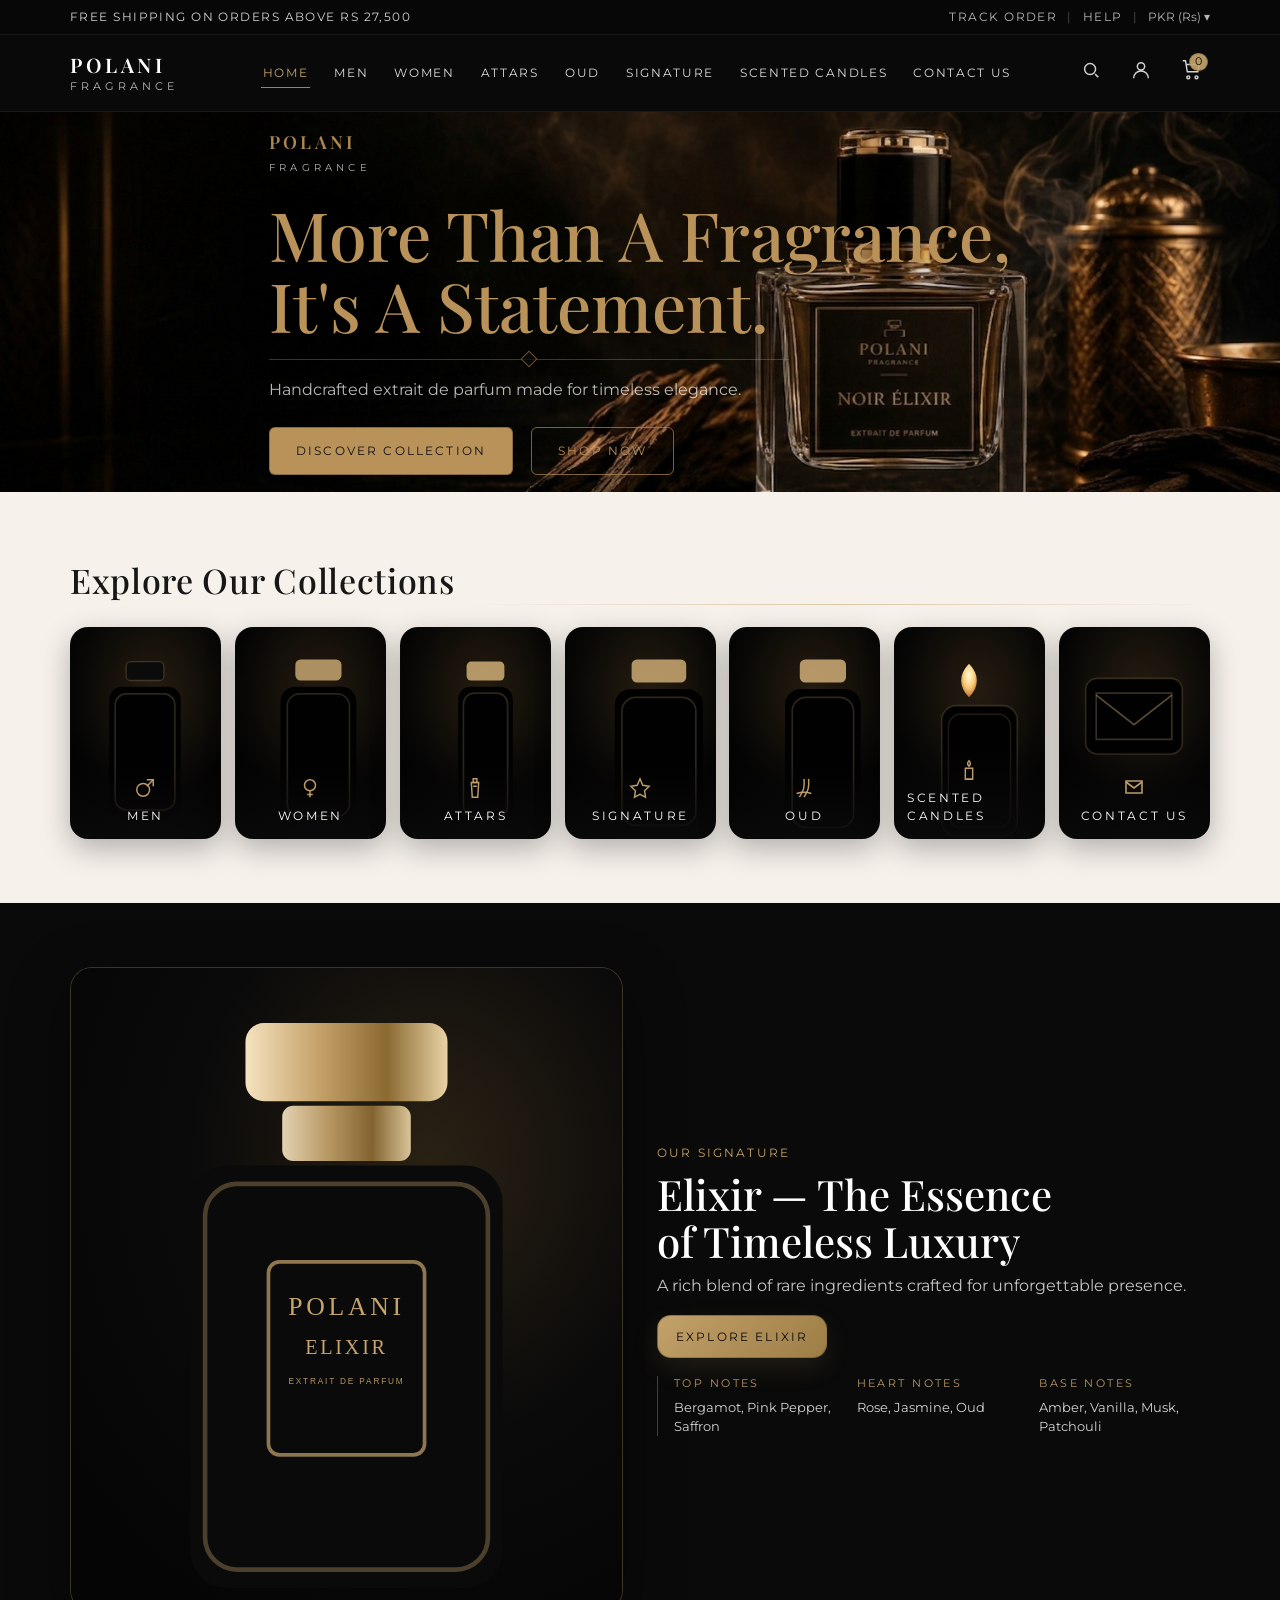
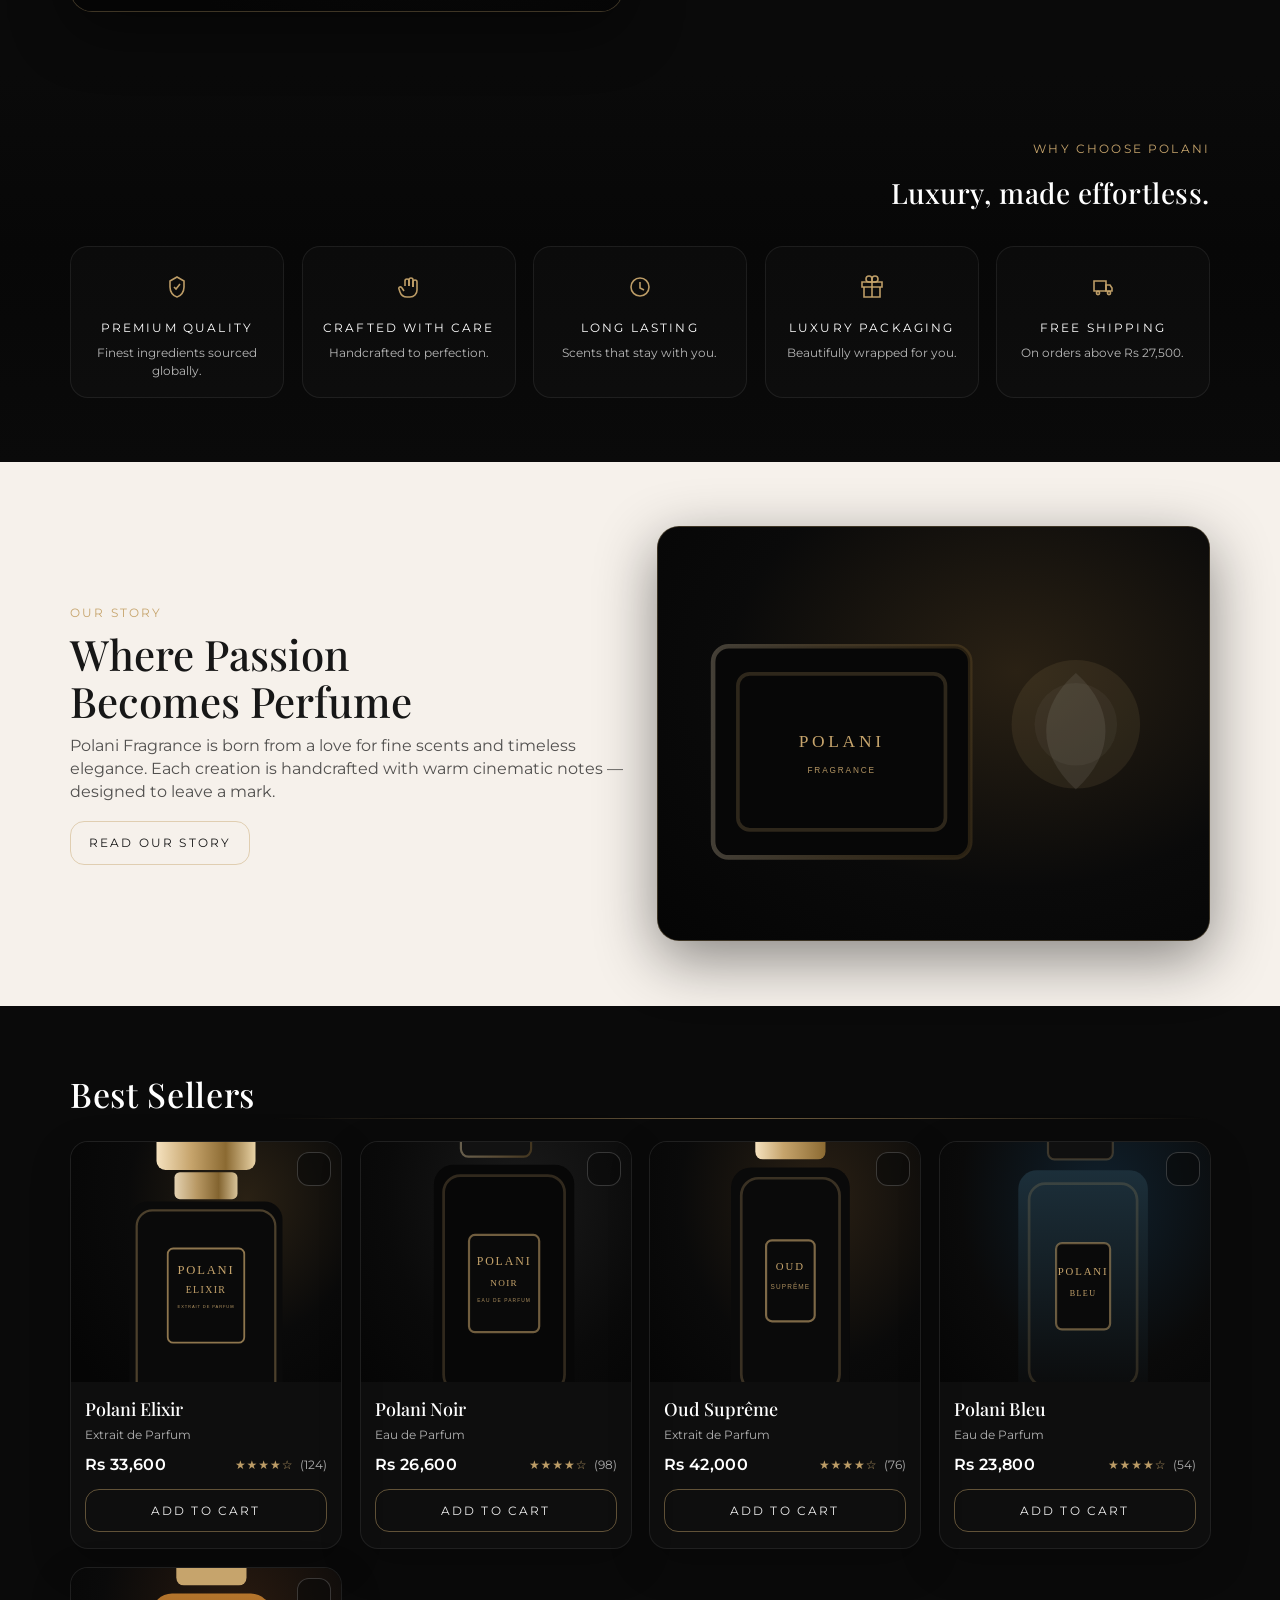
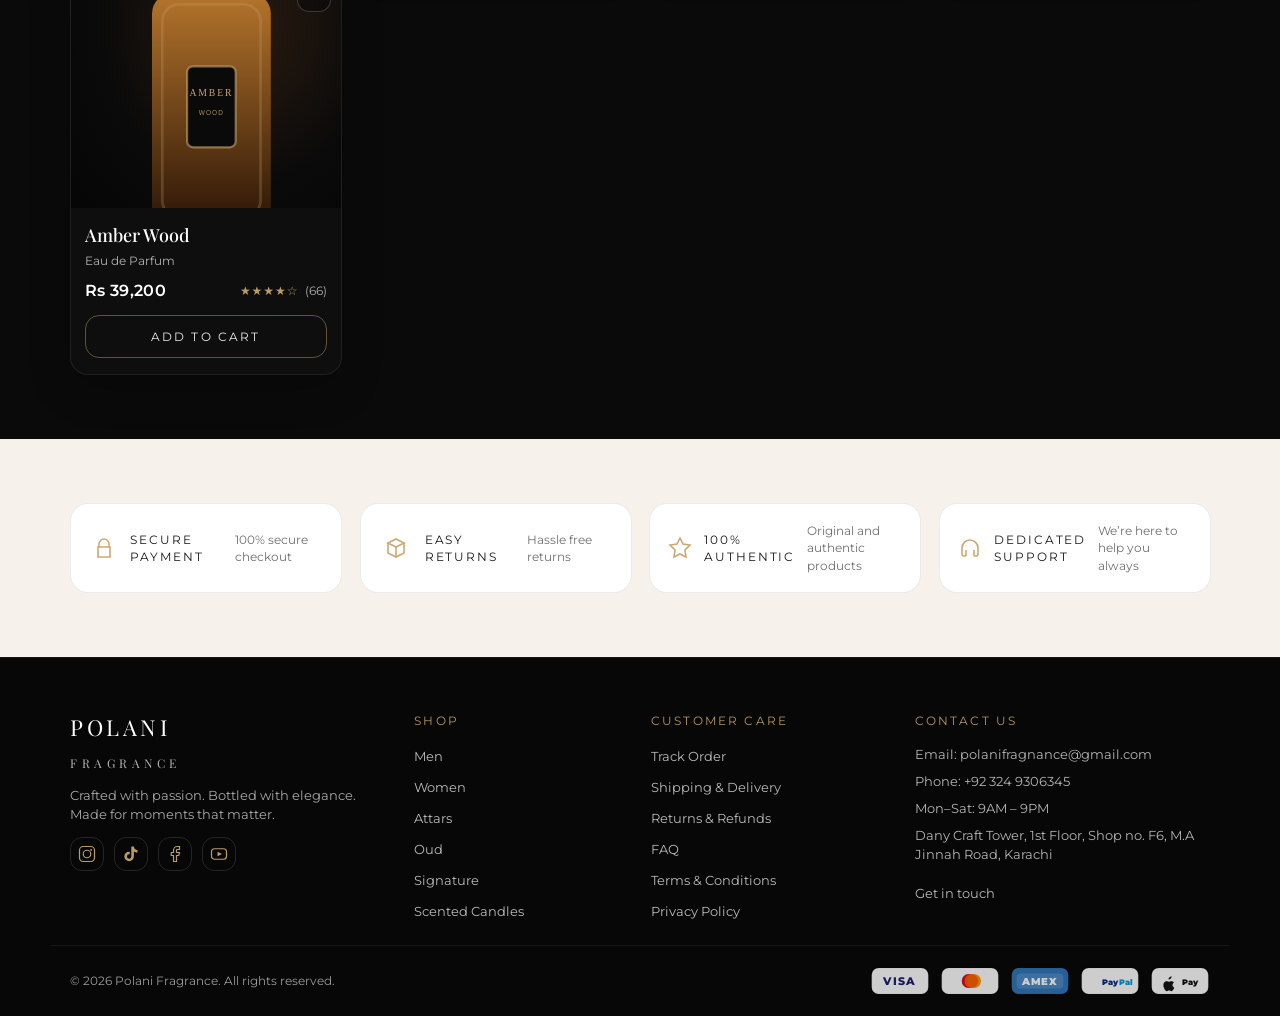
<file: index.html>
<!doctype html>
<html lang="en">
  <head>
    <meta charset="UTF-8" />
    <meta name="viewport" content="width=device-width, initial-scale=1.0" />
    <title>Polani Fragrance — Luxury Fragrance Boutique</title>
    <meta
      name="description"
      content="More than a fragrance — it’s a statement. Handcrafted extrait de parfum made for timeless elegance."
    />
    <link rel="preconnect" href="https://fonts.googleapis.com" />
    <link rel="preconnect" href="https://fonts.gstatic.com" crossorigin />
    <link
      href="https://fonts.googleapis.com/css2?family=Playfair+Display:wght@400;500;600&family=Montserrat:wght@300;400;500;600&display=swap"
      rel="stylesheet"
    />
    <link rel="stylesheet" href="css/styles.css" />
    <script defer src="js/data.js"></script>
    <script defer src="js/app.js"></script>
  </head>
  <body>
    <a class="skip-link" href="#main">Skip to content</a>

    <div class="topbar">
      <div class="container topbar__inner">
        <div class="topbar__left">FREE SHIPPING ON ORDERS ABOVE RS 27,500</div>
        <div class="topbar__right">
          <a class="topbar__link" href="men.html">Track Order</a>
          <span class="topbar__sep">|</span>
          <a class="topbar__link" href="contact.html">Help</a>
          <span class="topbar__sep">|</span>
          <button class="topbar__btn" type="button" data-currency>
            PKR (Rs) <span aria-hidden="true">▾</span>
          </button>
        </div>
      </div>
    </div>


    <!-- header -->

    <header class="header" data-header>
      <div class="container header__inner">
        <a class="brand" href="index.html" aria-label="Polani Fragrance Home">
          <span class="brand__wordmark">POLANI</span>
          <span class="brand__sub">FRAGRANCE</span>
        </a>

        <button class="nav-toggle" type="button" aria-label="Open menu" data-nav-toggle>
          <span class="nav-toggle__bar"></span>
          <span class="nav-toggle__bar"></span>
          <span class="nav-toggle__bar"></span>
        </button>

        <nav class="nav" aria-label="Primary" data-nav>
          <a class="nav__link is-active" href="index.html">Home</a>
          <a class="nav__link" href="men.html">Men</a>
          <a class="nav__link" href="men.html#women">Women</a>
          <a class="nav__link" href="men.html#attars">Attars</a>
          <a class="nav__link" href="men.html#oud">Oud</a>
          <a class="nav__link" href="index.html#signature">Signature</a>
          <a class="nav__link" href="men.html#candles">Scented Candles</a>
          <a class="nav__link" href="contact.html">Contact Us</a>
        </nav>

        <div class="header-actions">
          <button class="icon-btn" type="button" aria-label="Search" data-search-open>
            <span class="icon" aria-hidden="true" data-icon="search"></span>
          </button>
          <button class="icon-btn" type="button" aria-label="Account">
            <span class="icon" aria-hidden="true" data-icon="user"></span>
          </button>
          <a class="icon-btn" href="cart.html" aria-label="Cart">
            <span class="icon" aria-hidden="true" data-icon="cart"></span>
            <span class="badge" data-cart-count>0</span>
          </a>
        </div>
      </div>
    </header>

    <!-- main -->
    <main id="main">
      <section class="hero hero--noir" aria-label="Featured banner">
        <div class="hero__bg" aria-hidden="true"></div>
        <div class="container hero__inner">
          <div class="hero__content">
            <div class="hero__mark" aria-hidden="true">
              <div class="hero__mark-word">POLANI</div>
              <div class="hero__mark-sub">FRAGRANCE</div>
            </div>

            <h1 class="hero__title">More Than A Fragrance,<br />It's A Statement.</h1>
            <div class="hero__divider" aria-hidden="true"></div>
            <p class="hero__subtitle">Handcrafted extrait de parfum made for timeless elegance.</p>

            <div class="hero__actions">
              <a class="btn btn--primary" href="men.html">Discover Collection</a>
              <a class="btn btn--ghost" href="men.html#bestsellers">Shop Now</a>
            </div>
          </div>
        </div>
      </section>
      

      <section class="section section--ivory" id="collections">
        <div class="container">
          <div class="section-head">
            <h2 class="section-title">Explore Our Collections</h2>
            <div class="section-rule" aria-hidden="true"></div>
          </div>

          <div class="category-grid">
            <a class="category-card" href="men.html">
              <img src="assets/cat-men.svg" alt="" />
              <div class="category-card__meta">
                <span class="category-card__icon" aria-hidden="true" data-icon="men"></span>
                <div class="category-card__label">MEN</div>
              </div>
            </a>
            <a class="category-card" href="men.html#women">
              <img src="assets/cat-women.svg" alt="" />
              <div class="category-card__meta">
                <span class="category-card__icon" aria-hidden="true" data-icon="women"></span>
                <div class="category-card__label">WOMEN</div>
              </div>
            </a>
            <a class="category-card" href="men.html#attars">
              <img src="assets/cat-attars.svg" alt="" />
              <div class="category-card__meta">
                <span class="category-card__icon" aria-hidden="true" data-icon="attar"></span>
                <div class="category-card__label">ATTARS</div>
              </div>
            </a>
            <a class="category-card" href="#signature">
              <img src="assets/cat-signature.svg" alt="" />
              <div class="category-card__meta">
                <span class="category-card__icon" aria-hidden="true" data-icon="star"></span>
                <div class="category-card__label">SIGNATURE</div>
              </div>
            </a>
            <a class="category-card" href="men.html#oud">
              <img src="assets/cat-oud.svg" alt="" />
              <div class="category-card__meta">
                <span class="category-card__icon" aria-hidden="true" data-icon="oud"></span>
                <div class="category-card__label">OUD</div>
              </div>
            </a>
            <a class="category-card" href="men.html#candles">
              <img src="assets/cat-candles.svg" alt="" />
              <div class="category-card__meta">
                <span class="category-card__icon" aria-hidden="true" data-icon="candle"></span>
                <div class="category-card__label">SCENTED CANDLES</div>
              </div>
            </a>
            <a class="category-card" href="contact.html">
              <img src="assets/cat-contact.svg" alt="" />
              <div class="category-card__meta">
                <span class="category-card__icon" aria-hidden="true" data-icon="mail"></span>
                <div class="category-card__label">CONTACT US</div>
              </div>
            </a>
          </div>
        </div>
      </section>

      <section class="section" id="signature">
        <div class="container split">
          <div class="split__media">
            <img class="frame-img" src="assets/product-elixir.svg" alt="Polani Elixir bottle" />
          </div>
          <div class="split__content">
            <div class="eyebrow">OUR SIGNATURE</div>
            <h2 class="split__title">Elixir — The Essence<br />of Timeless Luxury</h2>
            <p class="split__text">
              A rich blend of rare ingredients crafted for unforgettable presence.
            </p>
            <div class="split__actions">
              <a class="btn btn--primary" href="product.html?id=elixir">Explore Elixir</a>
            </div>

            <div class="notes">
              <div class="notes__col">
                <div class="notes__label">TOP NOTES</div>
                <div class="notes__value">Bergamot, Pink Pepper, Saffron</div>
              </div>
              <div class="notes__col">
                <div class="notes__label">HEART NOTES</div>
                <div class="notes__value">Rose, Jasmine, Oud</div>
              </div>
              <div class="notes__col">
                <div class="notes__label">BASE NOTES</div>
                <div class="notes__value">Amber, Vanilla, Musk, Patchouli</div>
              </div>
            </div>
          </div>
        </div>
      </section>

      <section class="section section--dark">
        <div class="container">
          <div class="section-head section-head--center">
            <div class="eyebrow">WHY CHOOSE POLANI</div>
            <h2 class="section-title section-title--small">Luxury, made effortless.</h2>
          </div>

          <div class="features">
            <div class="feature">
              <div class="feature__icon" aria-hidden="true" data-icon="quality"></div>
              <div class="feature__title">Premium Quality</div>
              <div class="feature__text">Finest ingredients sourced globally.</div>
            </div>
            <div class="feature">
              <div class="feature__icon" aria-hidden="true" data-icon="hand"></div>
              <div class="feature__title">Crafted With Care</div>
              <div class="feature__text">Handcrafted to perfection.</div>
            </div>
            <div class="feature">
              <div class="feature__icon" aria-hidden="true" data-icon="clock"></div>
              <div class="feature__title">Long Lasting</div>
              <div class="feature__text">Scents that stay with you.</div>
            </div>
            <div class="feature">
              <div class="feature__icon" aria-hidden="true" data-icon="gift"></div>
              <div class="feature__title">Luxury Packaging</div>
              <div class="feature__text">Beautifully wrapped for you.</div>
            </div>
            <div class="feature">
              <div class="feature__icon" aria-hidden="true" data-icon="truck"></div>
              <div class="feature__title">Free Shipping</div>
              <div class="feature__text">On orders above Rs 27,500.</div>
            </div>
          </div>
        </div>
      </section>

      <section class="section section--ivory">
        <div class="container split split--reverse" id="story">
          <div class="split__media">
            <img class="frame-img" src="assets/story-packaging.svg" alt="Luxury packaging" />
          </div>
          <div class="split__content">
            <div class="eyebrow">OUR STORY</div>
            <h2 class="split__title">Where Passion<br />Becomes Perfume</h2>
            <p class="split__text">
              Polani Fragrance is born from a love for fine scents and timeless elegance.
              Each creation is handcrafted with warm cinematic notes — designed to leave a mark.
            </p>
            <div class="split__actions">
              <a class="btn btn--ghost btn--dark" href="about.html">Read Our Story</a>
            </div>
          </div>
        </div>
      </section>

      <section class="section" id="bestsellers">
        <div class="container">
          <div class="section-head">
            <h2 class="section-title">Best Sellers</h2>
            <div class="section-rule" aria-hidden="true"></div>
          </div>

          <div class="product-grid" data-product-grid="bestsellers"></div>
        </div>
      </section>

      <section class="trust section section--ivory">
        <div class="container trust__grid">
          <div class="trust__item">
            <span class="trust__icon" aria-hidden="true" data-icon="lock"></span>
            <div class="trust__title">Secure Payment</div>
            <div class="trust__text">100% secure checkout</div>
          </div>
          <div class="trust__item">
            <span class="trust__icon" aria-hidden="true" data-icon="box"></span>
            <div class="trust__title">Easy Returns</div>
            <div class="trust__text">Hassle free returns</div>
          </div>
          <div class="trust__item">
            <span class="trust__icon" aria-hidden="true" data-icon="badge"></span>
            <div class="trust__title">100% Authentic</div>
            <div class="trust__text">Original and authentic products</div>
          </div>
          <div class="trust__item">
            <span class="trust__icon" aria-hidden="true" data-icon="headset"></span>
            <div class="trust__title">Dedicated Support</div>
            <div class="trust__text">We’re here to help you always</div>
          </div>
        </div>
      </section>
    </main>

    <footer class="footer">
      <div class="container footer__grid">
        <div class="footer__brand">
          <div class="footer__logo">POLANI<br /><span>FRAGRANCE</span></div>
          <p class="footer__desc">Crafted with passion. Bottled with elegance. Made for moments that matter.</p>
          <div class="social">
            <a class="social__link" href="#" aria-label="Instagram" data-icon="ig"></a>
            <a class="social__link" href="#" aria-label="TikTok" data-icon="tt"></a>
            <a class="social__link" href="#" aria-label="Facebook" data-icon="fb"></a>
            <a class="social__link" href="#" aria-label="YouTube" data-icon="yt"></a>
          </div>
        </div>

        <div class="footer__col">
          <div class="footer__title">Shop</div>
          <a class="footer__link" href="men.html">Men</a>
          <a class="footer__link" href="men.html#women">Women</a>
          <a class="footer__link" href="men.html#attars">Attars</a>
          <a class="footer__link" href="men.html#oud">Oud</a>
          <a class="footer__link" href="index.html#signature">Signature</a>
          <a class="footer__link" href="men.html#candles">Scented Candles</a>
        </div>

        <div class="footer__col">
          <div class="footer__title">Customer Care</div>
          <a class="footer__link" href="#">Track Order</a>
          <a class="footer__link" href="#">Shipping &amp; Delivery</a>
          <a class="footer__link" href="#">Returns &amp; Refunds</a>
          <a class="footer__link" href="#">FAQ</a>
          <a class="footer__link" href="#">Terms &amp; Conditions</a>
          <a class="footer__link" href="#">Privacy Policy</a>
        </div>

        <div class="footer__col">
          <div class="footer__title">Contact Us</div>
          <div class="footer__info">Email: polanifragnance@gmail.com</div>
          <div class="footer__info">Phone: +92 324 9306345</div>
          <div class="footer__info">Mon–Sat: 9AM – 9PM</div>
          <div class="footer__info">Dany Craft Tower, 1st Floor, Shop no. F6, M.A Jinnah Road, Karachi</div>
          <a class="footer__link footer__link--cta" href="contact.html">Get in touch</a>
        </div>
      </div>

      <div class="container footer__bottom">
        <div class="footer__copy">© <span data-year></span> Polani Fragrance. All rights reserved.</div>
        <div class="footer__payments" aria-label="Payments">
          <span class="pay pay--logo" data-icon="visa" aria-hidden="true"></span>
          <span class="pay pay--logo" data-icon="mc" aria-hidden="true"></span>
          <span class="pay pay--logo" data-icon="amex" aria-hidden="true"></span>
          <span class="pay pay--logo" data-icon="paypal" aria-hidden="true"></span>
          <span class="pay pay--logo" data-icon="applepay" aria-hidden="true"></span>
        </div>
      </div>
    </footer>

    <div class="drawer" role="dialog" aria-modal="true" aria-label="Search" hidden data-search>
      <div class="drawer__overlay" data-search-close></div>
      <div class="drawer__panel">
        <div class="drawer__head">
          <div class="drawer__title">Search</div>
          <button class="icon-btn" type="button" aria-label="Close" data-search-close>
            <span class="icon" aria-hidden="true" data-icon="x"></span>
          </button>
        </div>
        <form class="search" data-search-form>
          <label class="sr-only" for="q">Search</label>
          <input id="q" name="q" class="search__input" type="search" placeholder="Search products…" />
          <button class="btn btn--primary" type="submit">Search</button>
        </form>
        <div class="search__hint">Tip: try “Elixir”, “Oud”, “Candle”.</div>
      </div>
    </div>
  </body>
</html>
</file>
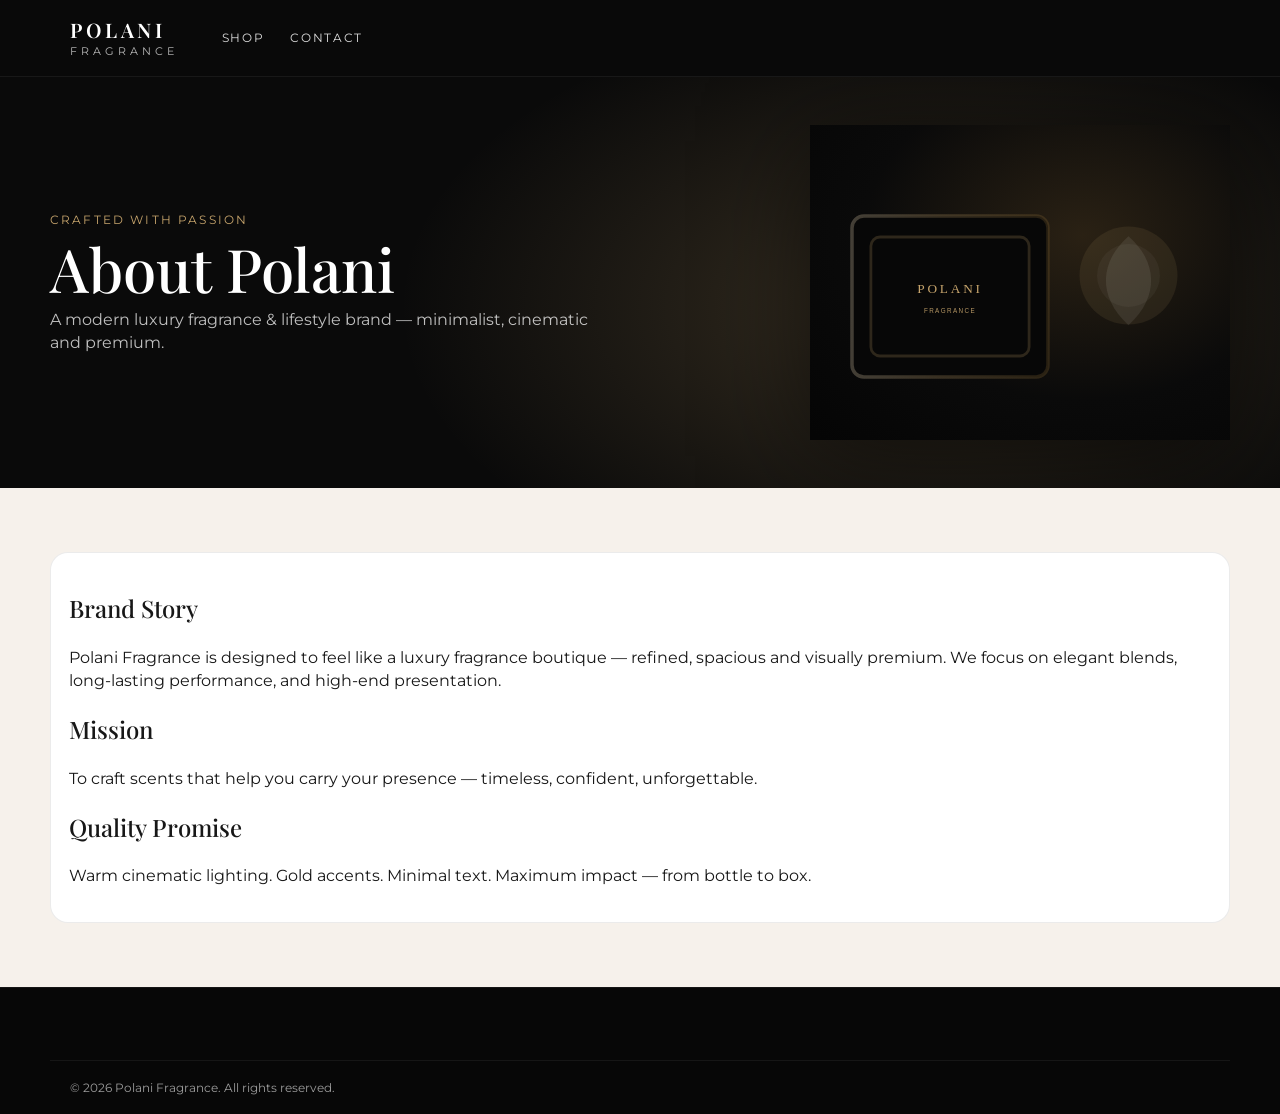
<file: about.html>
<!doctype html>
<html lang="en">
  <head>
    <meta charset="UTF-8" />
    <meta name="viewport" content="width=device-width, initial-scale=1.0" />
    <title>About Us — Polani Fragrance</title>
    <link rel="preconnect" href="https://fonts.googleapis.com" />
    <link rel="preconnect" href="https://fonts.gstatic.com" crossorigin />
    <link
      href="https://fonts.googleapis.com/css2?family=Playfair+Display:wght@400;500;600&family=Montserrat:wght@300;400;500;600&display=swap"
      rel="stylesheet"
    />
    <link rel="stylesheet" href="css/styles.css" />
    <script defer src="js/data.js"></script>
    <script defer src="js/app.js"></script>
  </head>
  <body class="page-about">
    <a class="skip-link" href="#main">Skip to content</a>
    <header class="header header--simple" data-header>
      <div class="container header__inner">
        <a class="brand" href="index.html" aria-label="Polani Fragrance Home">
          <span class="brand__wordmark">POLANI</span>
          <span class="brand__sub">FRAGRANCE</span>
        </a>
        <nav class="nav nav--simple" aria-label="Primary">
          <a class="nav__link" href="men.html">Shop</a>
          <a class="nav__link" href="contact.html">Contact</a>
        </nav>
      </div>
    </header>

    <main id="main">
      <section class="collection-hero about-hero">
        <div class="collection-hero__bg" aria-hidden="true"></div>
        <div class="container collection-hero__inner">
          <div class="collection-hero__copy">
            <div class="eyebrow">CRAFTED WITH PASSION</div>
            <h1 class="collection-hero__title">About Polani</h1>
            <p class="collection-hero__text">
              A modern luxury fragrance &amp; lifestyle brand — minimalist, cinematic and premium.
            </p>
          </div>
          <img class="collection-hero__img" src="assets/story-packaging.svg" alt="" aria-hidden="true" />
        </div>
      </section>

      <section class="section section--ivory">
        <div class="container prose">
          <h2>Brand Story</h2>
          <p>
            Polani Fragrance is designed to feel like a luxury fragrance boutique — refined, spacious and visually premium.
            We focus on elegant blends, long-lasting performance, and high-end presentation.
          </p>
          <h2>Mission</h2>
          <p>To craft scents that help you carry your presence — timeless, confident, unforgettable.</p>
          <h2>Quality Promise</h2>
          <p>Warm cinematic lighting. Gold accents. Minimal text. Maximum impact — from bottle to box.</p>
        </div>
      </section>
    </main>

    <footer class="footer">
      <div class="container footer__bottom">
        <div class="footer__copy">© <span data-year></span> Polani Fragrance. All rights reserved.</div>
      </div>
    </footer>
  </body>
</html>
</file>
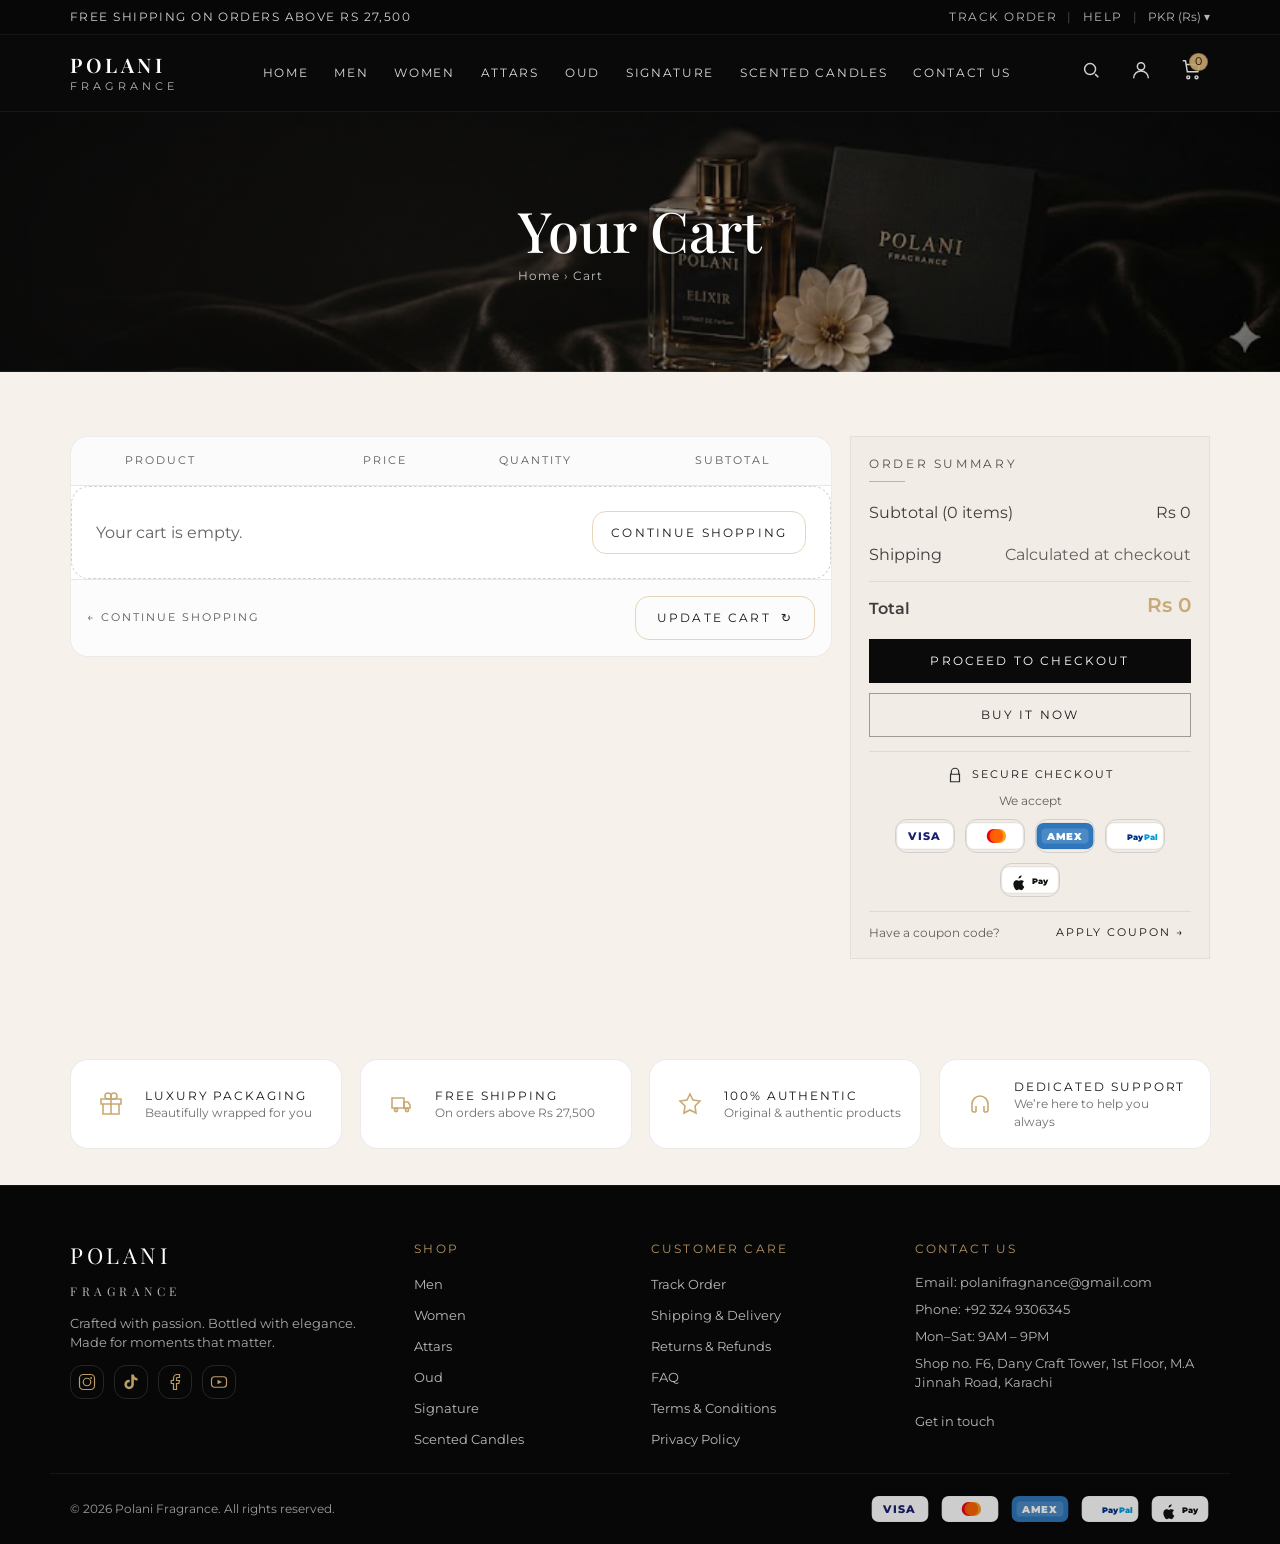
<file: cart.html>
<!doctype html>
<html lang="en">
  <head>
    <meta charset="UTF-8" />
    <meta name="viewport" content="width=device-width, initial-scale=1.0" />
    <title>Cart — Polani Fragrance</title>
    <link rel="preconnect" href="https://fonts.googleapis.com" />
    <link rel="preconnect" href="https://fonts.gstatic.com" crossorigin />
    <link
      href="https://fonts.googleapis.com/css2?family=Playfair+Display:wght@400;500;600&family=Montserrat:wght@300;400;500;600&display=swap"
      rel="stylesheet"
    />
    <link rel="stylesheet" href="css/styles.css" />
    <script defer src="js/data.js"></script>
    <script defer src="js/app.js"></script>
  </head>
  <body class="page-cart">
    <a class="skip-link" href="#main">Skip to content</a>

    <div class="topbar">
      <div class="container topbar__inner">
        <div class="topbar__left">FREE SHIPPING ON ORDERS ABOVE RS 27,500</div>
        <div class="topbar__right">
          <a class="topbar__link" href="men.html">Track Order</a>
          <span class="topbar__sep">|</span>
          <a class="topbar__link" href="contact.html">Help</a>
          <span class="topbar__sep">|</span>
          <button class="topbar__btn" type="button" data-currency>
            PKR (Rs) <span aria-hidden="true">▾</span>
          </button>
        </div>
      </div>
    </div>

    <header class="header" data-header>
      <div class="container header__inner">
        <a class="brand" href="index.html" aria-label="Polani Fragrance Home">
          <span class="brand__wordmark">POLANI</span>
          <span class="brand__sub">FRAGRANCE</span>
        </a>

        <button class="nav-toggle" type="button" aria-label="Open menu" data-nav-toggle>
          <span class="nav-toggle__bar"></span>
          <span class="nav-toggle__bar"></span>
          <span class="nav-toggle__bar"></span>
        </button>

        <nav class="nav" aria-label="Primary" data-nav>
          <a class="nav__link" href="index.html">Home</a>
          <a class="nav__link" href="men.html">Men</a>
          <a class="nav__link" href="men.html#women">Women</a>
          <a class="nav__link" href="men.html#attars">Attars</a>
          <a class="nav__link" href="men.html#oud">Oud</a>
          <a class="nav__link" href="index.html#signature">Signature</a>
          <a class="nav__link" href="men.html#candles">Scented Candles</a>
          <a class="nav__link" href="contact.html">Contact Us</a>
        </nav>

        <div class="header-actions">
          <button class="icon-btn" type="button" aria-label="Search" data-search-open>
            <span class="icon" aria-hidden="true" data-icon="search"></span>
          </button>
          <button class="icon-btn" type="button" aria-label="Account">
            <span class="icon" aria-hidden="true" data-icon="user"></span>
          </button>
          <a class="icon-btn" href="cart.html" aria-label="Cart">
            <span class="icon" aria-hidden="true" data-icon="cart"></span>
            <span class="badge" data-cart-count>0</span>
          </a>
        </div>
      </div>
    </header>

    <main id="main">
      <section class="cart-hero">
        <div class="cart-hero__bg" aria-hidden="true"></div>
        <div class="container cart-hero__inner">
          <div class="cart-hero__content">
            <h1 class="cart-hero__title">Your Cart</h1>
            <div class="breadcrumbs breadcrumbs--dark">
              <a href="index.html">Home</a> <span aria-hidden="true">›</span> <span>Cart</span>
            </div>
          </div>
        </div>
      </section>

      <section class="section section--ivory">
        <div class="container cart" data-cart-page>
          <div class="cart__grid cart__grid--table">
            <section class="cart-table" aria-label="Cart items">
              <div class="cart-table__head" aria-hidden="true">
                <div class="cart-table__h cart-table__h--product">Product</div>
                <div class="cart-table__h">Price</div>
                <div class="cart-table__h">Quantity</div>
                <div class="cart-table__h">Subtotal</div>
              </div>
              <div class="cart-table__body" data-cart-items></div>

              <div class="cart-actions">
                <a class="cart-actions__link" href="men.html">← Continue shopping</a>
                <button class="btn btn--ghost btn--dark cart-actions__btn" type="button" data-update-cart>
                  Update cart <span aria-hidden="true">↻</span>
                </button>
              </div>
            </section>

            <aside class="cart__summary" aria-label="Order Summary">
              <div class="summary summary--cart">
                <div class="summary__title">Order Summary</div>
                <div class="summary__row">
                  <span>Subtotal (<span data-subtotal-items>0</span> items)</span>
                  <span data-subtotal>Rs 0</span>
                </div>
                <div class="summary__row"><span>Shipping</span><span class="muted">Calculated at checkout</span></div>
                <div class="summary__row summary__row--total summary__row--cart-total">
                  <span>Total</span><span class="summary__total" data-total>Rs 0</span>
                </div>

                <a class="btn btn--ink w-100" href="checkout.html">Proceed to checkout</a>
                <a class="btn btn--ghost btn--dark w-100" href="checkout.html">Buy it now</a>

                <div class="secure">
                  <div class="secure__title">
                    <span class="icon" aria-hidden="true" data-icon="lock-dark"></span>
                    Secure checkout
                  </div>
                  <div class="secure__sub muted">We accept</div>
                  <div class="secure__payments" aria-label="Payments">
                    <span class="pay pay--logo" data-icon="visa" aria-hidden="true"></span>
                    <span class="pay pay--logo" data-icon="mc" aria-hidden="true"></span>
                    <span class="pay pay--logo" data-icon="amex" aria-hidden="true"></span>
                    <span class="pay pay--logo" data-icon="paypal" aria-hidden="true"></span>
                    <span class="pay pay--logo" data-icon="applepay" aria-hidden="true"></span>
                  </div>
                </div>

                <form class="coupon coupon--row" data-coupon>
                  <div class="coupon__label muted">Have a coupon code?</div>
                  <button class="coupon__btn" type="submit">APPLY COUPON →</button>
                </form>
              </div>
            </aside>
          </div>
        </div>
      </section>

      <section class="section section--ivory section--tight">
        <div class="container trust">
          <div class="trust__grid">
            <div class="trust__item">
              <span class="icon trust__icon" aria-hidden="true" data-icon="gift"></span>
              <div>
                <div class="trust__title">Luxury Packaging</div>
                <div class="trust__text">Beautifully wrapped for you</div>
              </div>
            </div>
            <div class="trust__item">
              <span class="icon trust__icon" aria-hidden="true" data-icon="truck"></span>
              <div>
                <div class="trust__title">Free Shipping</div>
                <div class="trust__text">On orders above Rs 27,500</div>
              </div>
            </div>
            <div class="trust__item">
              <span class="icon trust__icon" aria-hidden="true" data-icon="badge"></span>
              <div>
                <div class="trust__title">100% Authentic</div>
                <div class="trust__text">Original &amp; authentic products</div>
              </div>
            </div>
            <div class="trust__item">
              <span class="icon trust__icon" aria-hidden="true" data-icon="headset"></span>
              <div>
                <div class="trust__title">Dedicated Support</div>
                <div class="trust__text">We’re here to help you always</div>
              </div>
            </div>
          </div>
        </div>
      </section>
    </main>

    <footer class="footer">
      <div class="container footer__grid">
        <div class="footer__brand">
          <div class="footer__logo">POLANI<br /><span>FRAGRANCE</span></div>
          <p class="footer__desc">Crafted with passion. Bottled with elegance. Made for moments that matter.</p>
          <div class="social">
            <a class="social__link" href="#" aria-label="Instagram" data-icon="ig"></a>
            <a class="social__link" href="#" aria-label="TikTok" data-icon="tt"></a>
            <a class="social__link" href="#" aria-label="Facebook" data-icon="fb"></a>
            <a class="social__link" href="#" aria-label="YouTube" data-icon="yt"></a>
          </div>
        </div>

        <div class="footer__col">
          <div class="footer__title">Shop</div>
          <a class="footer__link" href="men.html">Men</a>
          <a class="footer__link" href="men.html#women">Women</a>
          <a class="footer__link" href="men.html#attars">Attars</a>
          <a class="footer__link" href="men.html#oud">Oud</a>
          <a class="footer__link" href="index.html#signature">Signature</a>
          <a class="footer__link" href="men.html#candles">Scented Candles</a>
        </div>

        <div class="footer__col">
          <div class="footer__title">Customer Care</div>
          <a class="footer__link" href="#">Track Order</a>
          <a class="footer__link" href="#">Shipping &amp; Delivery</a>
          <a class="footer__link" href="#">Returns &amp; Refunds</a>
          <a class="footer__link" href="#">FAQ</a>
          <a class="footer__link" href="#">Terms &amp; Conditions</a>
          <a class="footer__link" href="#">Privacy Policy</a>
        </div>

        <div class="footer__col">
          <div class="footer__title">Contact Us</div>
          <div class="footer__info">Email: polanifragnance@gmail.com</div>
          <div class="footer__info">Phone: +92 324 9306345</div>
          <div class="footer__info">Mon–Sat: 9AM – 9PM</div>
          <div class="footer__info">Shop no. F6, Dany Craft Tower, 1st Floor, M.A Jinnah Road, Karachi</div>
          <a class="footer__link footer__link--cta" href="contact.html">Get in touch</a>
        </div>
      </div>

      <div class="container footer__bottom">
        <div class="footer__copy">© <span data-year></span> Polani Fragrance. All rights reserved.</div>
        <div class="footer__payments" aria-label="Payments">
          <span class="pay pay--logo" data-icon="visa" aria-hidden="true"></span>
          <span class="pay pay--logo" data-icon="mc" aria-hidden="true"></span>
          <span class="pay pay--logo" data-icon="amex" aria-hidden="true"></span>
          <span class="pay pay--logo" data-icon="paypal" aria-hidden="true"></span>
          <span class="pay pay--logo" data-icon="applepay" aria-hidden="true"></span>
        </div>
      </div>
    </footer>

    <div class="drawer" role="dialog" aria-modal="true" aria-label="Search" hidden data-search>
      <div class="drawer__overlay" data-search-close></div>
      <div class="drawer__panel">
        <div class="drawer__head">
          <div class="drawer__title">Search</div>
          <button class="icon-btn" type="button" aria-label="Close" data-search-close>
            <span class="icon" aria-hidden="true" data-icon="x"></span>
          </button>
        </div>
        <form class="search" data-search-form>
          <label class="sr-only" for="q">Search</label>
          <input id="q" name="q" class="search__input" type="search" placeholder="Search products…" />
          <button class="btn btn--primary" type="submit">Search</button>
        </form>
        <div class="search__hint">Tip: try “Elixir”, “Oud”, “Candle”.</div>
      </div>
    </div>
  </body>
</html>
</file>
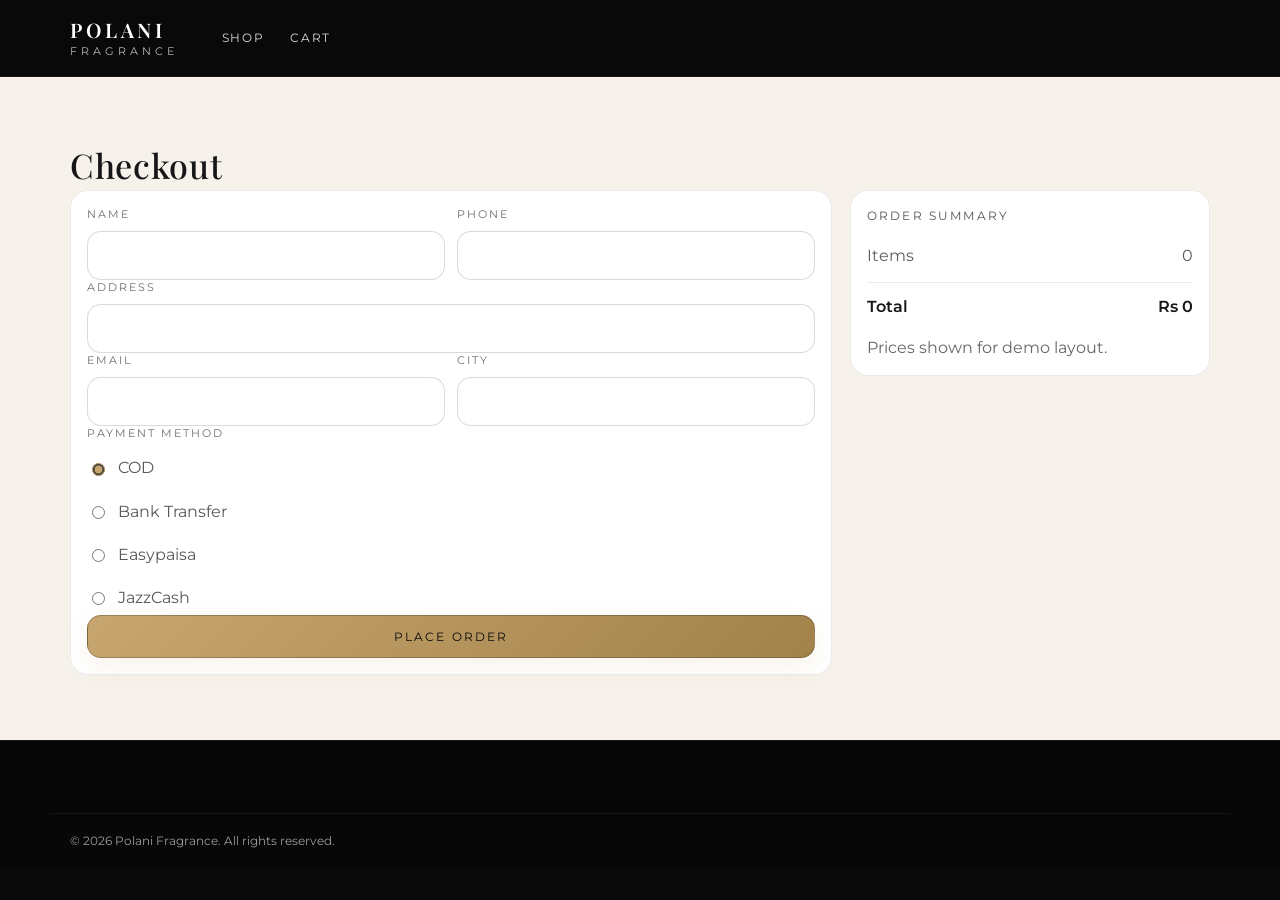
<file: checkout.html>
<!doctype html>
<html lang="en">
  <head>
    <meta charset="UTF-8" />
    <meta name="viewport" content="width=device-width, initial-scale=1.0" />
    <title>Checkout — Polani Fragrance</title>
    <link rel="preconnect" href="https://fonts.googleapis.com" />
    <link rel="preconnect" href="https://fonts.gstatic.com" crossorigin />
    <link
      href="https://fonts.googleapis.com/css2?family=Playfair+Display:wght@400;500;600&family=Montserrat:wght@300;400;500;600&display=swap"
      rel="stylesheet"
    />
    <link rel="stylesheet" href="css/styles.css" />
    <script defer src="js/data.js"></script>
    <script defer src="js/app.js"></script>
  </head>
  <body class="page-checkout">
    <a class="skip-link" href="#main">Skip to content</a>

    <header class="header header--simple" data-header>
      <div class="container header__inner">
        <a class="brand" href="index.html" aria-label="Polani Fragrance Home">
          <span class="brand__wordmark">POLANI</span>
          <span class="brand__sub">FRAGRANCE</span>
        </a>
        <nav class="nav nav--simple" aria-label="Primary">
          <a class="nav__link" href="men.html">Shop</a>
          <a class="nav__link" href="cart.html">Cart</a>
        </nav>
      </div>
    </header>

    <main id="main" class="section section--ivory">
      <div class="container checkout" data-checkout-page>
        <h1 class="section-title">Checkout</h1>
        <div class="checkout__grid">
          <form class="checkout__form" data-checkout-form>
            <div class="grid-2">
              <label class="field">
                <span class="field__label">Name</span>
                <input name="name" required />
              </label>
              <label class="field">
                <span class="field__label">Phone</span>
                <input name="phone" required />
              </label>
            </div>
            <label class="field">
              <span class="field__label">Address</span>
              <input name="address" required />
            </label>
            <div class="grid-2">
              <label class="field">
                <span class="field__label">Email</span>
                <input name="email" type="email" required />
              </label>
              <label class="field">
                <span class="field__label">City</span>
                <input name="city" required />
              </label>
            </div>

            <div class="field">
              <div class="field__label">Payment Method</div>
              <label class="radio"><input type="radio" name="pay" value="cod" checked /> COD</label>
              <label class="radio"><input type="radio" name="pay" value="bank" /> Bank Transfer</label>
              <label class="radio"><input type="radio" name="pay" value="easypaisa" /> Easypaisa</label>
              <label class="radio"><input type="radio" name="pay" value="jazzcash" /> JazzCash</label>
            </div>

            <button class="btn btn--primary w-100" type="submit">Place Order</button>
            <div class="form-note muted" data-order-note hidden>Order placed (demo). Thank you!</div>
          </form>

          <aside class="checkout__summary" aria-label="Summary">
            <div class="summary">
              <div class="summary__title">Order Summary</div>
              <div class="summary__row"><span>Items</span><span data-items>0</span></div>
              <div class="summary__row summary__row--total"><span>Total</span><span data-total>Rs 0</span></div>
              <div class="mini-note muted">Prices shown for demo layout.</div>
            </div>
          </aside>
        </div>
      </div>
    </main>

    <footer class="footer">
      <div class="container footer__bottom">
        <div class="footer__copy">© <span data-year></span> Polani Fragrance. All rights reserved.</div>
      </div>
    </footer>
  </body>
</html>
</file>
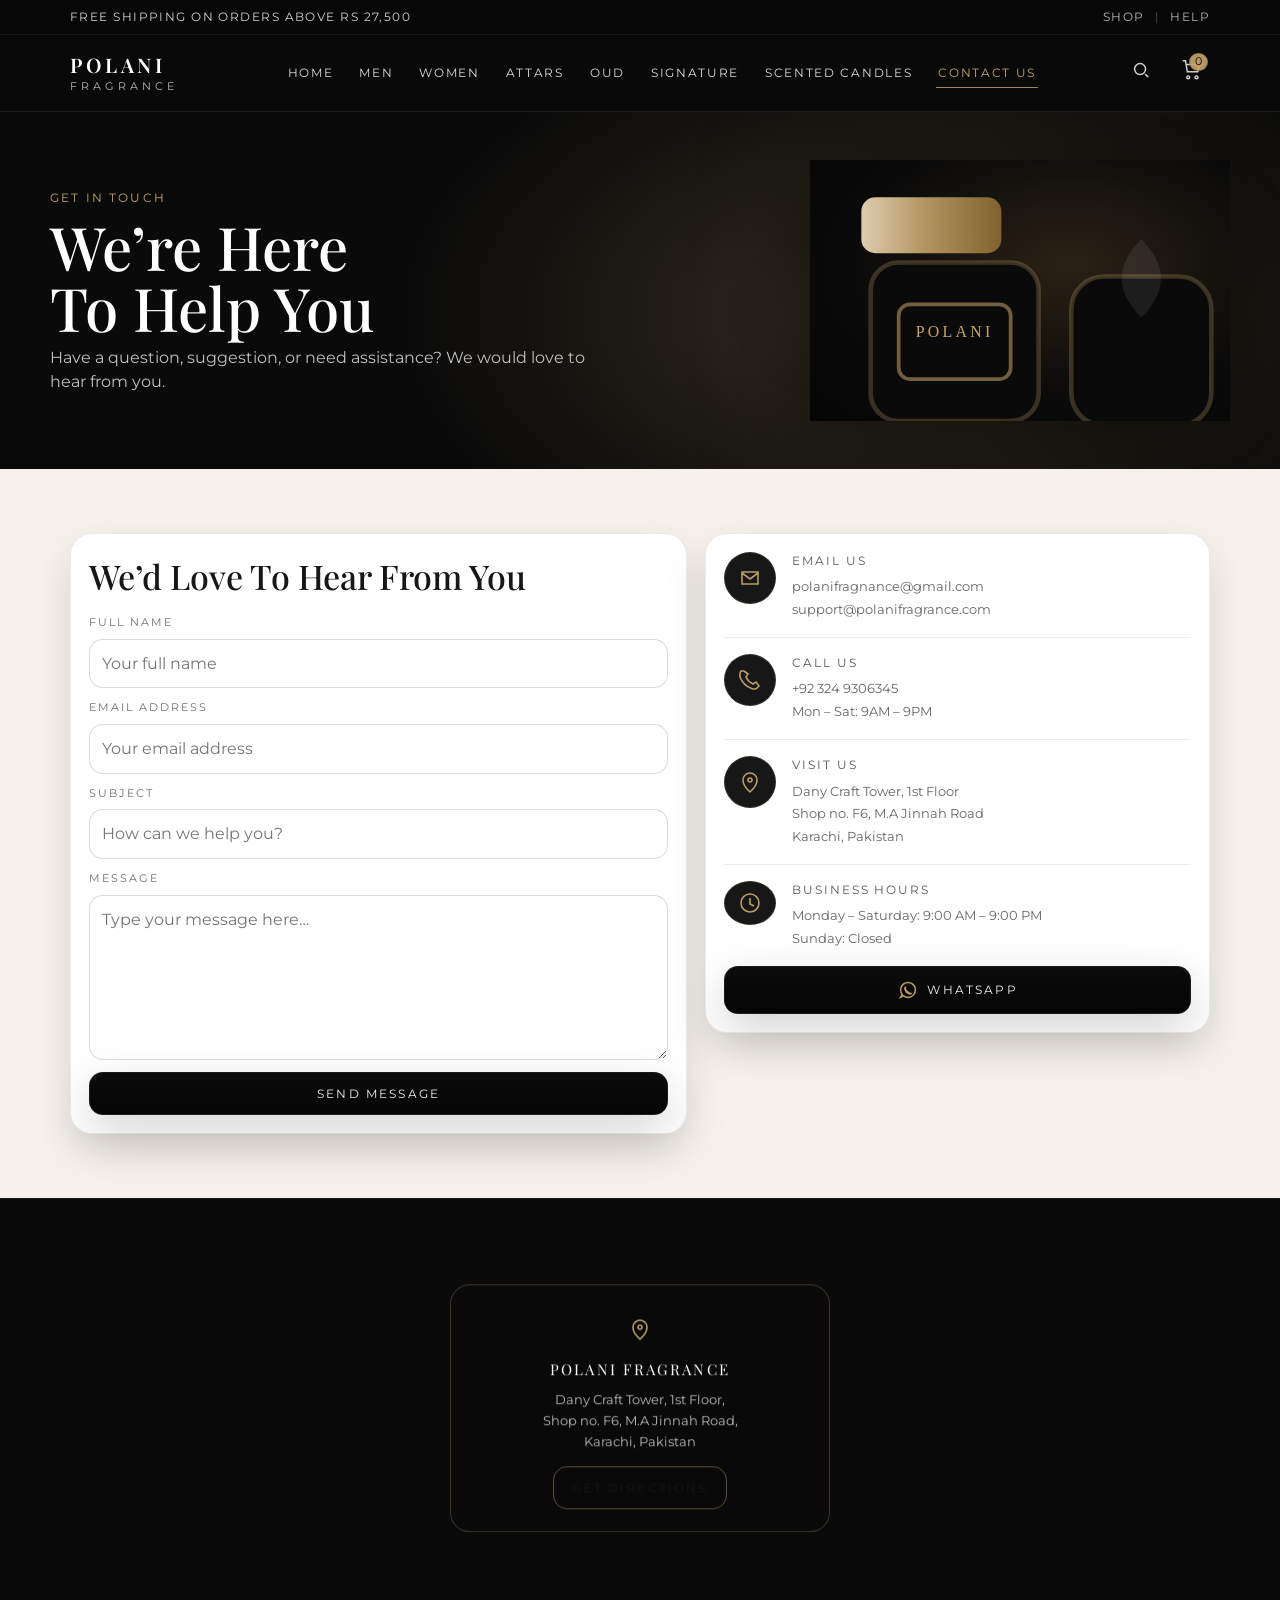
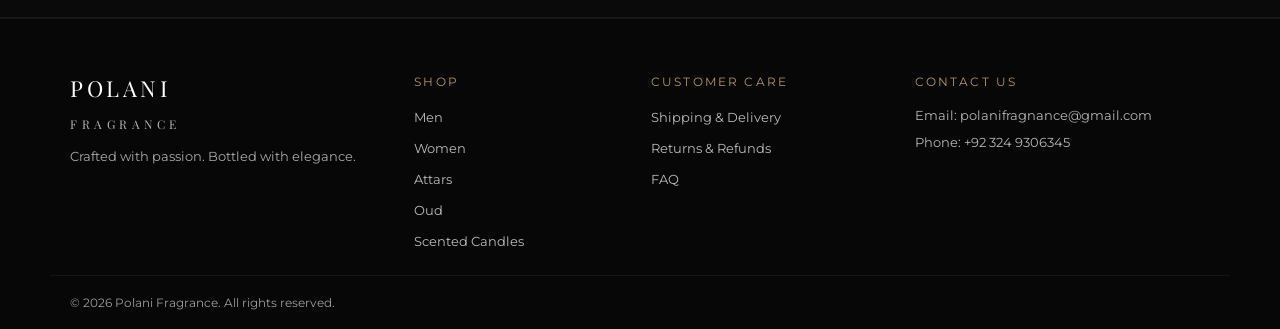
<file: contact.html>
<!doctype html>
<html lang="en">
  <head>
    <meta charset="UTF-8" />
    <meta name="viewport" content="width=device-width, initial-scale=1.0" />
    <title>Contact Us — Polani Fragrance</title>
    <meta name="description" content="We’re here to help you. Send us a message or reach out by email and phone." />
    <link rel="preconnect" href="https://fonts.googleapis.com" />
    <link rel="preconnect" href="https://fonts.gstatic.com" crossorigin />
    <link
      href="https://fonts.googleapis.com/css2?family=Playfair+Display:wght@400;500;600&family=Montserrat:wght@300;400;500;600&display=swap"
      rel="stylesheet"
    />
    <link rel="stylesheet" href="css/styles.css" />
    <script defer src="js/data.js"></script>
    <script defer src="js/app.js"></script>
  </head>
  <body class="page-contact">
    <a class="skip-link" href="#main">Skip to content</a>

    <div class="topbar">
      <div class="container topbar__inner">
        <div class="topbar__left">FREE SHIPPING ON ORDERS ABOVE RS 27,500</div>
        <div class="topbar__right">
          <a class="topbar__link" href="men.html">Shop</a>
          <span class="topbar__sep">|</span>
          <a class="topbar__link" href="#">Help</a>
        </div>
      </div>
    </div>

    <header class="header" data-header>
      <div class="container header__inner">
        <a class="brand" href="index.html" aria-label="Polani Fragrance Home">
          <span class="brand__wordmark">POLANI</span>
          <span class="brand__sub">FRAGRANCE</span>
        </a>

        <button class="nav-toggle" type="button" aria-label="Open menu" data-nav-toggle>
          <span class="nav-toggle__bar"></span>
          <span class="nav-toggle__bar"></span>
          <span class="nav-toggle__bar"></span>
        </button>

        <nav class="nav" aria-label="Primary" data-nav>
          <a class="nav__link" href="index.html">Home</a>
          <a class="nav__link" href="men.html">Men</a>
          <a class="nav__link" href="men.html#women">Women</a>
          <a class="nav__link" href="men.html#attars">Attars</a>
          <a class="nav__link" href="men.html#oud">Oud</a>
          <a class="nav__link" href="index.html#signature">Signature</a>
          <a class="nav__link" href="men.html#candles">Scented Candles</a>
          <a class="nav__link is-active" href="contact.html">Contact Us</a>
        </nav>

        <div class="header-actions">
          <button class="icon-btn" type="button" aria-label="Search" data-search-open>
            <span class="icon" aria-hidden="true" data-icon="search"></span>
          </button>
          <a class="icon-btn" href="cart.html" aria-label="Cart">
            <span class="icon" aria-hidden="true" data-icon="cart"></span>
            <span class="badge" data-cart-count>0</span>
          </a>
        </div>
      </div>
    </header>

    <main id="main">
      <section class="collection-hero contact-hero">
        <div class="collection-hero__bg" aria-hidden="true"></div>
        <div class="container collection-hero__inner">
          <div class="collection-hero__copy">
            <div class="eyebrow">GET IN TOUCH</div>
            <h1 class="collection-hero__title">We’re Here<br />To Help You</h1>
            <p class="collection-hero__text">
              Have a question, suggestion, or need assistance? We would love to hear from you.
            </p>
          </div>
          <img class="collection-hero__img" src="assets/contact-hero.svg" alt="" aria-hidden="true" />
        </div>
      </section>

      <section class="section section--ivory">
        <div class="container contact">
          <div class="contact__card">
            <div class="contact__title">We’d Love To Hear From You</div>
            <form class="contact-form" data-contact-form>
              <label class="field">
                <span class="field__label">Full Name</span>
                <input type="text" name="name" placeholder="Your full name" required />
              </label>
              <label class="field">
                <span class="field__label">Email Address</span>
                <input type="email" name="email" placeholder="Your email address" required />
              </label>
              <label class="field">
                <span class="field__label">Subject</span>
                <input type="text" name="subject" placeholder="How can we help you?" required />
              </label>
              <label class="field">
                <span class="field__label">Message</span>
                <textarea name="message" rows="6" placeholder="Type your message here…" required></textarea>
              </label>
              <button class="btn btn--ink w-100" type="submit">Send Message</button>
              <div class="form-note muted" data-form-note hidden>Your message has been saved (demo).</div>
            </form>
          </div>

          <aside class="contact__info" aria-label="Contact info">
            <div class="info-row">
              <div class="info-row__icon" aria-hidden="true" data-icon="mail"></div>
              <div>
                <div class="info-row__title">Email Us</div>
                <div class="info-row__text">polanifragnance@gmail.com</div>
                <div class="info-row__text">support@polanifragrance.com</div>
              </div>
            </div>
            <div class="info-row">
              <div class="info-row__icon" aria-hidden="true" data-icon="phone"></div>
              <div>
                <div class="info-row__title">Call Us</div>
                <div class="info-row__text">+92 324 9306345</div>
                <div class="info-row__text">Mon – Sat: 9AM – 9PM</div>
              </div>
            </div>
            <div class="info-row">
              <div class="info-row__icon" aria-hidden="true" data-icon="pin"></div>
              <div>
                <div class="info-row__title">Visit Us</div>
                <div class="info-row__text">Dany Craft Tower, 1st Floor</div>
                <div class="info-row__text">Shop no. F6, M.A Jinnah Road</div>
                <div class="info-row__text">Karachi, Pakistan</div>
              </div>
            </div>
            <div class="info-row">
              <div class="info-row__icon" aria-hidden="true" data-icon="clock"></div>
              <div>
                <div class="info-row__title">Business Hours</div>
                <div class="info-row__text">Monday – Saturday: 9:00 AM – 9:00 PM</div>
                <div class="info-row__text">Sunday: Closed</div>
              </div>
            </div>

            <a class="btn btn--ink w-100" href="#" data-whatsapp style="gap:8px;">
              <span class="icon" aria-hidden="true" data-icon="wa"></span> WhatsApp
            </a>
          </aside>
        </div>
      </section>

      <section class="map">
        <div class="map__frame" role="region" aria-label="Store location map">
          <iframe
            class="map__iframe"
            src="https://www.google.com/maps/embed?pb=!1m18!1m12!1m3!1d3619.8!2d67.0099!3d24.8607!2m3!1f0!2f0!3f0!3m2!1i1024!2i768!4f13.1!3m3!1m2!1s0x3eb33e7f3c3b3b3b%3A0x0!2sDany+Craft+Tower%2C+Saddar%2C+Karachi!5e0!3m2!1sen!2spk!4v1700000000000!5m2!1sen!2spk"
            width="100%"
            height="100%"
            style="border:0; filter:grayscale(1) invert(0.92) contrast(0.88) brightness(0.82);"
            allowfullscreen=""
            loading="lazy"
            referrerpolicy="no-referrer-when-downgrade"
            title="Polani Fragrance store location"
          ></iframe>
          <div class="map__card">
            <div class="map__pin-icon" aria-hidden="true" data-icon="pin"></div>
            <div class="map__brand">POLANI FRAGRANCE</div>
            <div class="map__addr">Dany Craft Tower, 1st Floor,<br>Shop no. F6, M.A Jinnah Road,<br>Karachi, Pakistan</div>
            <a class="btn btn--ghost btn--dark" href="https://maps.google.com/?q=Dany+Craft+Tower,+MA+Jinnah+Road,+Karachi,+Pakistan" target="_blank" rel="noopener noreferrer">Get Directions</a>
          </div>
        </div>
      </section>
    </main>

    <footer class="footer">
      <div class="container footer__grid">
        <div class="footer__brand">
          <div class="footer__logo">POLANI<br /><span>FRAGRANCE</span></div>
          <p class="footer__desc">Crafted with passion. Bottled with elegance.</p>
        </div>
        <div class="footer__col">
          <div class="footer__title">Shop</div>
          <a class="footer__link" href="men.html">Men</a>
          <a class="footer__link" href="men.html#women">Women</a>
          <a class="footer__link" href="men.html#attars">Attars</a>
          <a class="footer__link" href="men.html#oud">Oud</a>
          <a class="footer__link" href="men.html#candles">Scented Candles</a>
        </div>
        <div class="footer__col">
          <div class="footer__title">Customer Care</div>
          <a class="footer__link" href="#">Shipping &amp; Delivery</a>
          <a class="footer__link" href="#">Returns &amp; Refunds</a>
          <a class="footer__link" href="#">FAQ</a>
        </div>
        <div class="footer__col">
          <div class="footer__title">Contact Us</div>
          <div class="footer__info">Email: polanifragnance@gmail.com</div>
          <div class="footer__info">Phone: +92 324 9306345</div>
        </div>
      </div>
      <div class="container footer__bottom">
        <div class="footer__copy">© <span data-year></span> Polani Fragrance. All rights reserved.</div>
      </div>
    </footer>

    <div class="drawer" role="dialog" aria-modal="true" aria-label="Search" hidden data-search>
      <div class="drawer__overlay" data-search-close></div>
      <div class="drawer__panel">
        <div class="drawer__head">
          <div class="drawer__title">Search</div>
          <button class="icon-btn" type="button" aria-label="Close" data-search-close>
            <span class="icon" aria-hidden="true" data-icon="x"></span>
          </button>
        </div>
        <form class="search" data-search-form>
          <label class="sr-only" for="q3">Search</label>
          <input id="q3" name="q" class="search__input" type="search" placeholder="Search products…" />
          <button class="btn btn--primary" type="submit">Search</button>
        </form>
      </div>
    </div>
  </body>
</html>
</file>
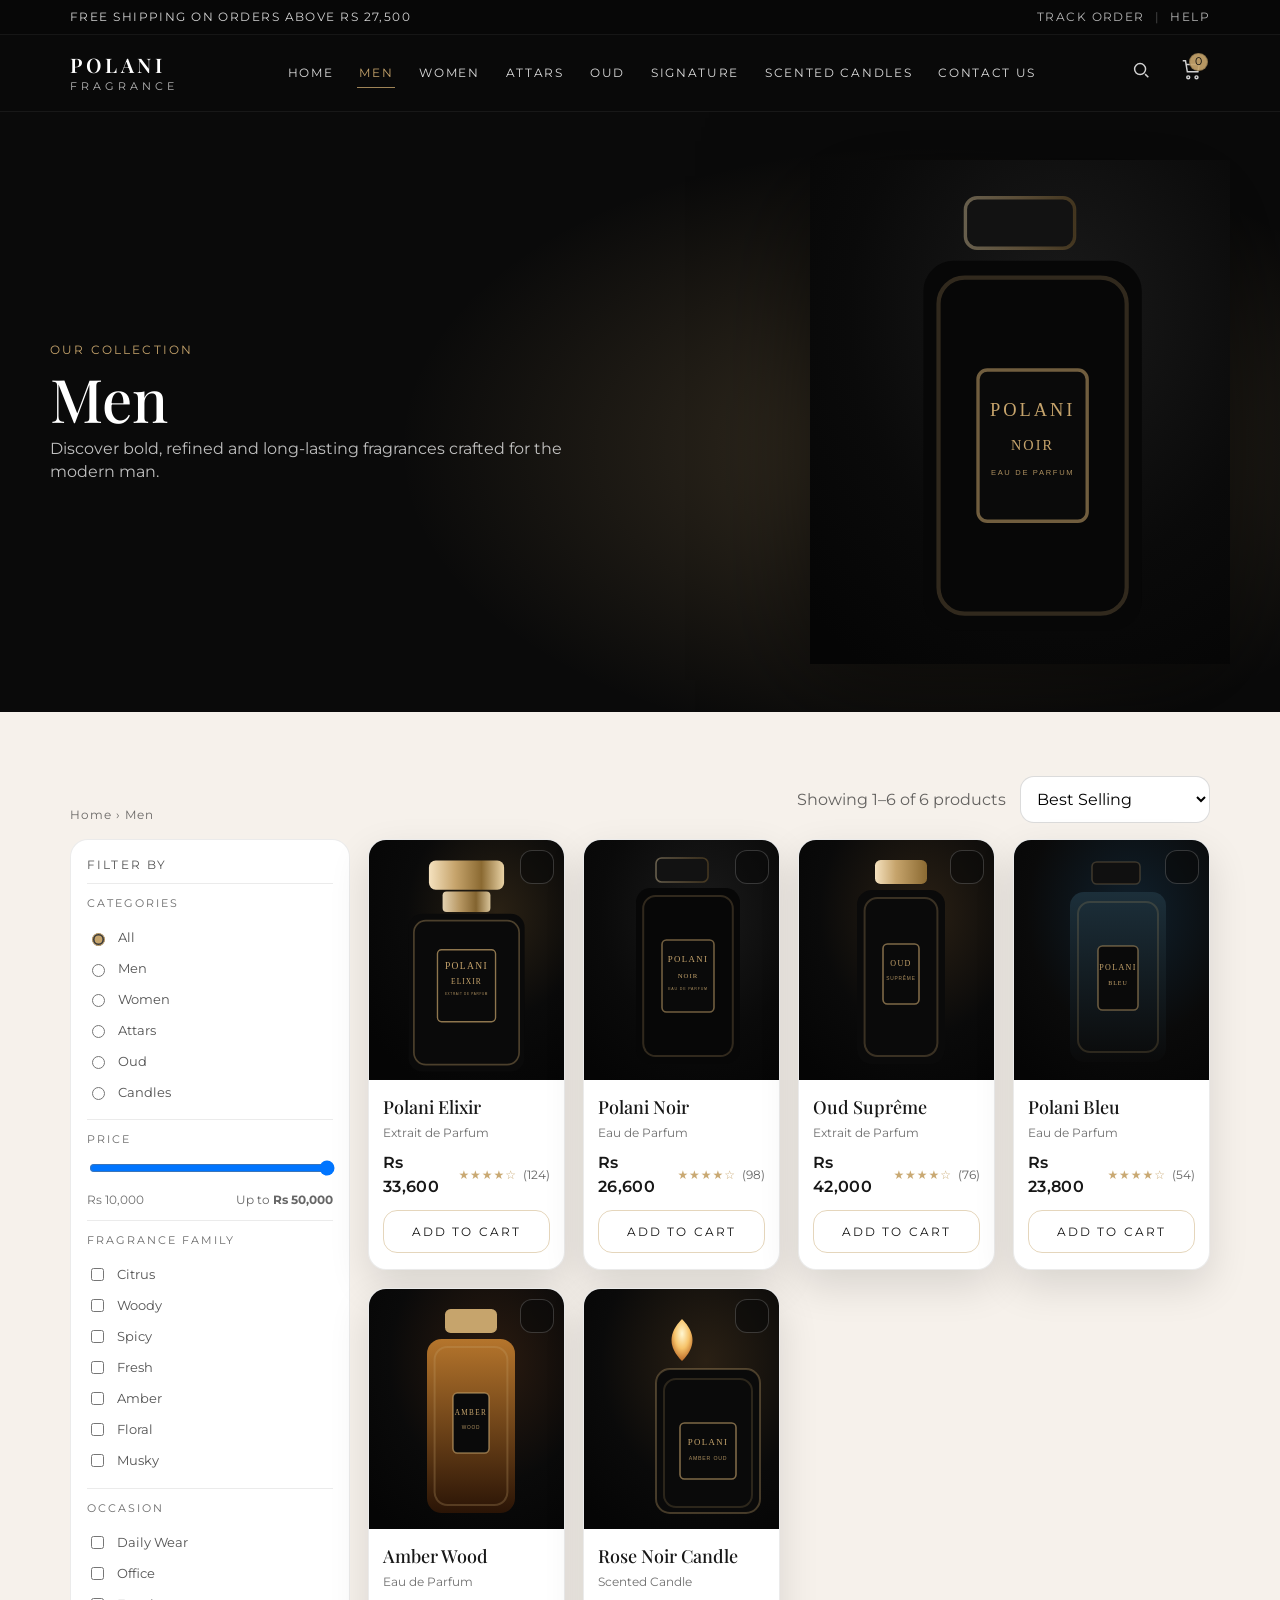
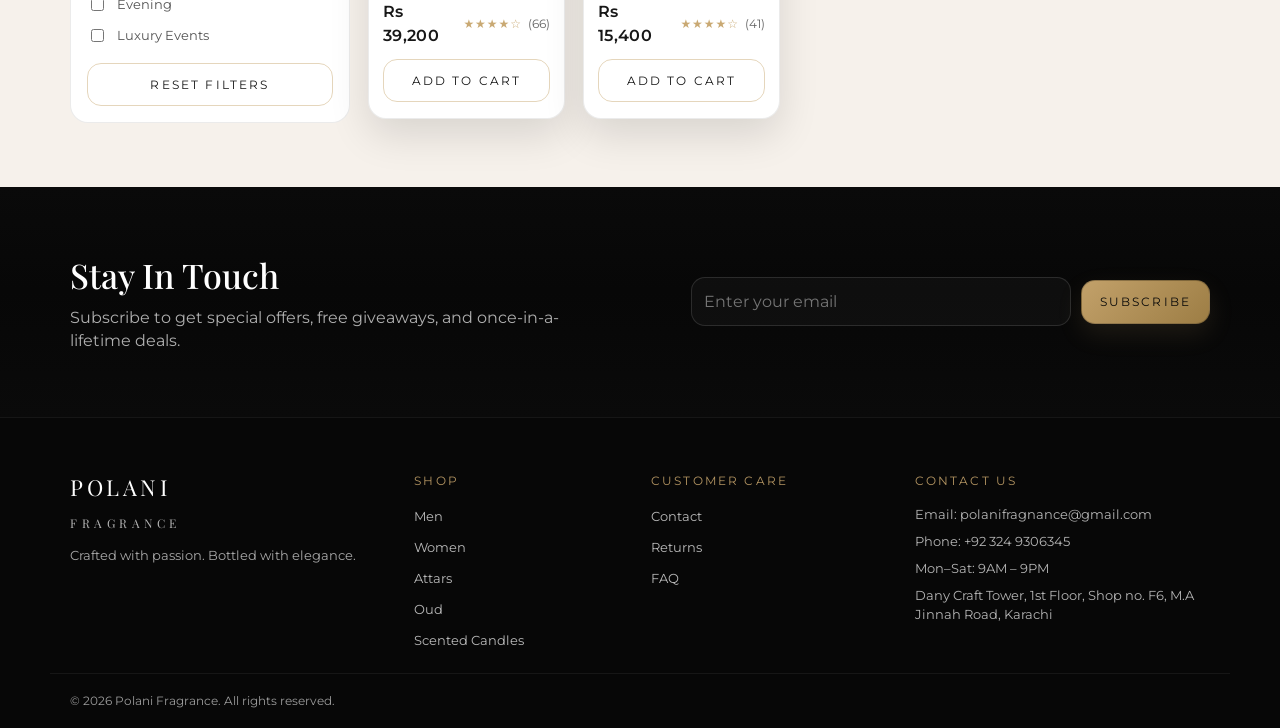
<file: men.html>
<!doctype html>
<html lang="en">
  <head>
    <meta charset="UTF-8" />
    <meta name="viewport" content="width=device-width, initial-scale=1.0" />
    <title>Men — Polani Fragrance</title>
    <meta name="description" content="Discover bold, refined and long-lasting fragrances crafted for the modern man." />
    <link rel="preconnect" href="https://fonts.googleapis.com" />
    <link rel="preconnect" href="https://fonts.gstatic.com" crossorigin />
    <link
      href="https://fonts.googleapis.com/css2?family=Playfair+Display:wght@400;500;600&family=Montserrat:wght@300;400;500;600&display=swap"
      rel="stylesheet"
    />
    <link rel="stylesheet" href="css/styles.css" />
    <script defer src="js/data.js"></script>
    <script defer src="js/app.js"></script>
  </head>
  <body class="page-collection">
    <a class="skip-link" href="#main">Skip to content</a>

    <div class="topbar">
      <div class="container topbar__inner">
        <div class="topbar__left">FREE SHIPPING ON ORDERS ABOVE RS 27,500</div>
        <div class="topbar__right">
          <a class="topbar__link" href="#">Track Order</a>
          <span class="topbar__sep">|</span>
          <a class="topbar__link" href="contact.html">Help</a>
        </div>
      </div>
    </div>

    <header class="header" data-header>
      <div class="container header__inner">
        <a class="brand" href="index.html" aria-label="Polani Fragrance Home">
          <span class="brand__wordmark">POLANI</span>
          <span class="brand__sub">FRAGRANCE</span>
        </a>

        <button class="nav-toggle" type="button" aria-label="Open menu" data-nav-toggle>
          <span class="nav-toggle__bar"></span>
          <span class="nav-toggle__bar"></span>
          <span class="nav-toggle__bar"></span>
        </button>

        <nav class="nav" aria-label="Primary" data-nav>
          <a class="nav__link" href="index.html">Home</a>
          <a class="nav__link is-active" href="men.html">Men</a>
          <a class="nav__link" href="men.html#women">Women</a>
          <a class="nav__link" href="men.html#attars">Attars</a>
          <a class="nav__link" href="men.html#oud">Oud</a>
          <a class="nav__link" href="index.html#signature">Signature</a>
          <a class="nav__link" href="men.html#candles">Scented Candles</a>
          <a class="nav__link" href="contact.html">Contact Us</a>
        </nav>

        <div class="header-actions">
          <button class="icon-btn" type="button" aria-label="Search" data-search-open>
            <span class="icon" aria-hidden="true" data-icon="search"></span>
          </button>
          <a class="icon-btn" href="cart.html" aria-label="Cart">
            <span class="icon" aria-hidden="true" data-icon="cart"></span>
            <span class="badge" data-cart-count>0</span>
          </a>
        </div>
      </div>
    </header>

    <main id="main">
      <section class="collection-hero">
        <div class="collection-hero__bg" aria-hidden="true"></div>
        <div class="container collection-hero__inner">
          <div class="collection-hero__copy">
            <div class="eyebrow">OUR COLLECTION</div>
            <h1 class="collection-hero__title">Men</h1>
            <p class="collection-hero__text">
              Discover bold, refined and long-lasting fragrances crafted for the modern man.
            </p>
          </div>
          <img class="collection-hero__img" src="assets/product-noir.svg" alt="" aria-hidden="true" />
        </div>
      </section>

      <section class="section section--ivory">
        <div class="container">
          <div class="collection-head">
            <div class="breadcrumbs">
              <a href="index.html">Home</a> <span aria-hidden="true">›</span> <span>Men</span>
            </div>
            <div class="collection-head__right">
              <div class="muted" data-results-count>Showing 1–12 of 0 products</div>
              <label class="select">
                <span class="sr-only">Sort</span>
                <select data-sort>
                  <option value="best" selected>Best Selling</option>
                  <option value="price-asc">Price: Low to High</option>
                  <option value="price-desc">Price: High to Low</option>
                  <option value="rating-desc">Rating</option>
                </select>
              </label>
            </div>
          </div>

          <div class="collection">
            <aside class="filters" aria-label="Filters">
              <div class="filters__title">Filter By</div>

              <div class="filter">
                <div class="filter__label">Categories</div>
                <label class="check"><input type="radio" name="cat" value="all" checked data-filter-cat /> All</label>
                <label class="check"><input type="radio" name="cat" value="men" data-filter-cat /> Men</label>
                <label class="check"><input type="radio" name="cat" value="women" data-filter-cat /> Women</label>
                <label class="check"><input type="radio" name="cat" value="attars" data-filter-cat /> Attars</label>
                <label class="check"><input type="radio" name="cat" value="oud" data-filter-cat /> Oud</label>
                <label class="check"><input type="radio" name="cat" value="candles" data-filter-cat /> Candles</label>
              </div>

              <div class="filter">
                <div class="filter__label">Price</div>
                <div class="range">
                  <input type="range" min="10000" max="50000" value="50000" step="500" data-filter-price />
                  <div class="range__meta">
                    <span>Rs 10,000</span>
                    <span class="muted">Up to <strong data-price-label>Rs 50,000</strong></span>
                  </div>
                </div>
              </div>

              <div class="filter">
                <div class="filter__label">Fragrance Family</div>
                <label class="check"><input type="checkbox" value="citrus" data-filter-family /> Citrus</label>
                <label class="check"><input type="checkbox" value="woody" data-filter-family /> Woody</label>
                <label class="check"><input type="checkbox" value="spicy" data-filter-family /> Spicy</label>
                <label class="check"><input type="checkbox" value="fresh" data-filter-family /> Fresh</label>
                <label class="check"><input type="checkbox" value="amber" data-filter-family /> Amber</label>
                <label class="check"><input type="checkbox" value="floral" data-filter-family /> Floral</label>
                <label class="check"><input type="checkbox" value="musky" data-filter-family /> Musky</label>
              </div>

              <div class="filter">
                <div class="filter__label">Occasion</div>
                <label class="check"><input type="checkbox" value="daily" data-filter-occasion /> Daily Wear</label>
                <label class="check"><input type="checkbox" value="office" data-filter-occasion /> Office</label>
                <label class="check"><input type="checkbox" value="evening" data-filter-occasion /> Evening</label>
                <label class="check"><input type="checkbox" value="luxury" data-filter-occasion /> Luxury Events</label>
              </div>

              <button class="btn btn--ghost btn--dark w-100" type="button" data-reset-filters>
                Reset Filters
              </button>
            </aside>

            <div class="collection__grid">
              <div class="product-grid" data-product-grid="collection"></div>
            </div>
          </div>
        </div>
      </section>

      <section class="newsletter section section--dark">
        <div class="container newsletter__inner">
          <div>
            <h2 class="newsletter__title">Stay In Touch</h2>
            <p class="newsletter__text">
              Subscribe to get special offers, free giveaways, and once-in-a-lifetime deals.
            </p>
          </div>
          <form class="newsletter__form" data-newsletter>
            <label class="sr-only" for="email">Email</label>
            <input id="email" name="email" type="email" placeholder="Enter your email" required />
            <button class="btn btn--primary" type="submit">Subscribe</button>
          </form>
        </div>
      </section>
    </main>

    <footer class="footer">
      <div class="container footer__grid">
        <div class="footer__brand">
          <div class="footer__logo">POLANI<br /><span>FRAGRANCE</span></div>
          <p class="footer__desc">Crafted with passion. Bottled with elegance.</p>
        </div>
        <div class="footer__col">
          <div class="footer__title">Shop</div>
          <a class="footer__link" href="men.html">Men</a>
          <a class="footer__link" href="men.html#women">Women</a>
          <a class="footer__link" href="men.html#attars">Attars</a>
          <a class="footer__link" href="men.html#oud">Oud</a>
          <a class="footer__link" href="men.html#candles">Scented Candles</a>
        </div>
        <div class="footer__col">
          <div class="footer__title">Customer Care</div>
          <a class="footer__link" href="contact.html">Contact</a>
          <a class="footer__link" href="#">Returns</a>
          <a class="footer__link" href="#">FAQ</a>
        </div>
        <div class="footer__col">
          <div class="footer__title">Contact Us</div>
          <div class="footer__info">Email: polanifragnance@gmail.com</div>
          <div class="footer__info">Phone: +92 324 9306345</div>
          <div class="footer__info">Mon–Sat: 9AM – 9PM</div>
          <div class="footer__info">Dany Craft Tower, 1st Floor, Shop no. F6, M.A Jinnah Road, Karachi</div>
        </div>
      </div>
      <div class="container footer__bottom">
        <div class="footer__copy">© <span data-year></span> Polani Fragrance. All rights reserved.</div>
      </div>
    </footer>

    <div class="drawer" role="dialog" aria-modal="true" aria-label="Search" hidden data-search>
      <div class="drawer__overlay" data-search-close></div>
      <div class="drawer__panel">
        <div class="drawer__head">
          <div class="drawer__title">Search</div>
          <button class="icon-btn" type="button" aria-label="Close" data-search-close>
            <span class="icon" aria-hidden="true" data-icon="x"></span>
          </button>
        </div>
        <form class="search" data-search-form>
          <label class="sr-only" for="q2">Search</label>
          <input id="q2" name="q" class="search__input" type="search" placeholder="Search products…" />
          <button class="btn btn--primary" type="submit">Search</button>
        </form>
      </div>
    </div>
  </body>
</html>
</file>
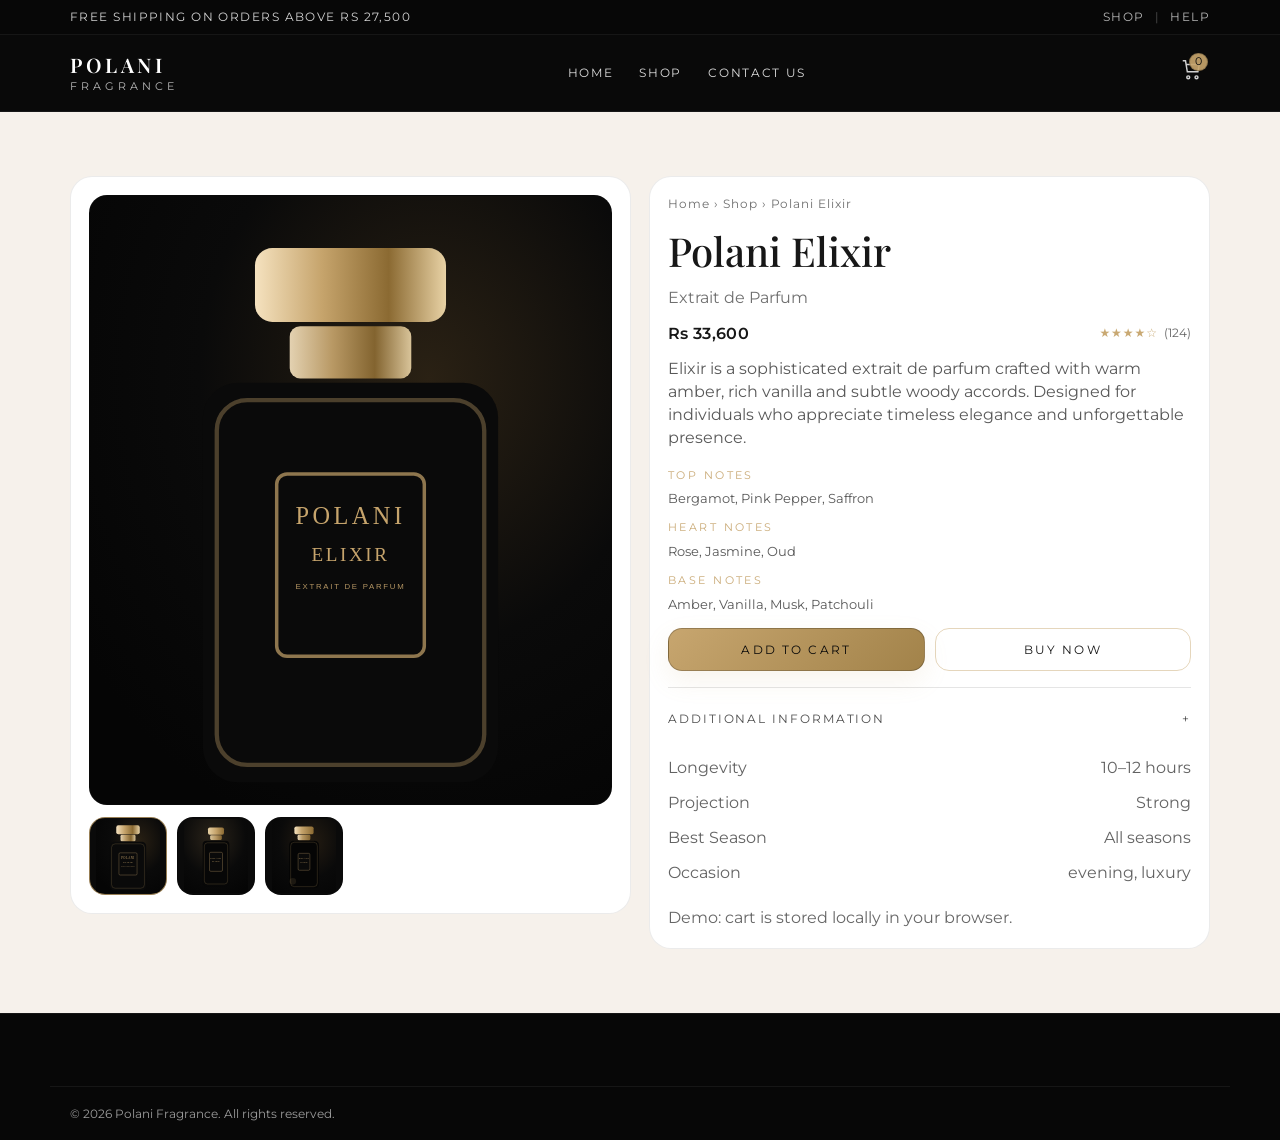
<file: product.html>
<!doctype html>
<html lang="en">
  <head>
    <meta charset="UTF-8" />
    <meta name="viewport" content="width=device-width, initial-scale=1.0" />
    <title>Product — Polani Fragrance</title>
    <meta name="description" content="Luxury fragrance crafted for unforgettable presence." />
    <link rel="preconnect" href="https://fonts.googleapis.com" />
    <link rel="preconnect" href="https://fonts.gstatic.com" crossorigin />
    <link
      href="https://fonts.googleapis.com/css2?family=Playfair+Display:wght@400;500;600&family=Montserrat:wght@300;400;500;600&display=swap"
      rel="stylesheet"
    />
    <link rel="stylesheet" href="css/styles.css" />
    <script defer src="js/data.js"></script>
    <script defer src="js/app.js"></script>
  </head>
  <body class="page-product">
    <a class="skip-link" href="#main">Skip to content</a>

    <div class="topbar">
      <div class="container topbar__inner">
        <div class="topbar__left">FREE SHIPPING ON ORDERS ABOVE RS 27,500</div>
        <div class="topbar__right">
          <a class="topbar__link" href="men.html">Shop</a>
          <span class="topbar__sep">|</span>
          <a class="topbar__link" href="contact.html">Help</a>
        </div>
      </div>
    </div>

    <header class="header" data-header>
      <div class="container header__inner">
        <a class="brand" href="index.html" aria-label="Polani Fragrance Home">
          <span class="brand__wordmark">POLANI</span>
          <span class="brand__sub">FRAGRANCE</span>
        </a>
        <button class="nav-toggle" type="button" aria-label="Open menu" data-nav-toggle>
          <span class="nav-toggle__bar"></span>
          <span class="nav-toggle__bar"></span>
          <span class="nav-toggle__bar"></span>
        </button>
        <nav class="nav" aria-label="Primary" data-nav>
          <a class="nav__link" href="index.html">Home</a>
          <a class="nav__link" href="men.html">Shop</a>
          <a class="nav__link" href="contact.html">Contact Us</a>
        </nav>
        <div class="header-actions">
          <a class="icon-btn" href="cart.html" aria-label="Cart">
            <span class="icon" aria-hidden="true" data-icon="cart"></span>
            <span class="badge" data-cart-count>0</span>
          </a>
        </div>
      </div>
    </header>

    <main id="main" class="section section--ivory">
      <div class="container product" data-product-page>
        <div class="product__gallery">
          <img class="product__img" src="assets/product-elixir.svg" alt="" data-product-image />
          <div class="thumbs" data-thumbs></div>
        </div>

        <div class="product__info">
          <div class="breadcrumbs">
            <a href="index.html">Home</a> <span aria-hidden="true">›</span>
            <a href="men.html">Shop</a> <span aria-hidden="true">›</span>
            <span data-product-name>Product</span>
          </div>

          <h1 class="product__title" data-product-name>Polani Elixir</h1>
          <div class="product__type" data-product-type>Extrait de Parfum</div>

          <div class="product__row">
            <div class="price" data-product-price>Rs 33,600</div>
            <div class="rating" aria-label="Rating" data-product-rating></div>
          </div>

          <p class="product__desc" data-product-desc>
            Elixir is a sophisticated extrait de parfum crafted with warm amber, rich vanilla and subtle woody accords.
            Designed for individuals who appreciate timeless elegance and unforgettable presence.
          </p>

          <div class="notes notes--compact" data-product-notes></div>

          <div class="product__actions">
            <button class="btn btn--primary" type="button" data-add-to-cart>Add to Cart</button>
            <button class="btn btn--ghost btn--dark" type="button" data-buy-now>Buy Now</button>
          </div>

          <div class="accordion" data-accordion>
            <button class="accordion__head" type="button" aria-expanded="true">
              Additional Information <span aria-hidden="true">+</span>
            </button>
            <div class="accordion__body">
              <div class="kv">
                <div class="kv__row"><span>Longevity</span><span data-product-longevity>10–12 hours</span></div>
                <div class="kv__row"><span>Projection</span><span data-product-projection>Strong</span></div>
                <div class="kv__row"><span>Best Season</span><span data-product-season>All seasons</span></div>
                <div class="kv__row"><span>Occasion</span><span data-product-occasion>Luxury events, evening</span></div>
              </div>
            </div>
          </div>

          <div class="mini-note muted">Demo: cart is stored locally in your browser.</div>
        </div>
      </div>
    </main>

    <footer class="footer">
      <div class="container footer__bottom">
        <div class="footer__copy">© <span data-year></span> Polani Fragrance. All rights reserved.</div>
      </div>
    </footer>
  </body>
</html>
</file>
<file: css/styles.css>
:root{
  --bg:#0A0A0A;
  --ivory:#F6F1EB;
  --gold:#C6A46C;
  --muted:#B8B8B8;
  --white:#FFFFFF;
  --shadow: 0 18px 60px rgba(0,0,0,.45);
  --radius: 16px;
  --radius-sm: 12px;
  --border: 1px solid rgba(198,164,108,.28);
  --serif: "Playfair Display", Georgia, "Times New Roman", serif;
  --sans: "Montserrat", system-ui, -apple-system, Segoe UI, Roboto, Arial, sans-serif;
  --container: 1180px;
  --ease-out: cubic-bezier(.16, 1, .3, 1);
  --ease-in-out: cubic-bezier(.65, 0, .35, 1);
  --dur-1: 180ms;
  --dur-2: 320ms;
}

*{box-sizing:border-box}
html,body{height:100%}
html{scroll-behavior:smooth}
body{
  margin:0;
  font-family:var(--sans);
  background:var(--bg);
  color:var(--white);
  line-height:1.45;
  text-rendering:optimizeLegibility;
  -webkit-font-smoothing:antialiased;
  -moz-osx-font-smoothing:grayscale;
}
img{max-width:100%; height:auto; display:block}
a{color:inherit; text-decoration:none}
button,input,select,textarea{font:inherit}

:focus-visible{
  outline:2px solid rgba(198,164,108,.85);
  outline-offset:3px;
}

.container{max-width:var(--container); margin:0 auto; padding:0 20px}
.sr-only{
  position:absolute !important; width:1px; height:1px; padding:0; margin:-1px;
  overflow:hidden; clip:rect(0,0,0,0); border:0;
}
.skip-link{
  position:absolute; left:12px; top:12px; padding:10px 12px;
  background:rgba(10,10,10,.92); border:var(--border); border-radius:10px;
  transform:translateY(-140%); transition:transform .2s ease;
  z-index:2000;
}
.skip-link:focus{transform:translateY(0)}

.topbar{
  background:#070707;
  border-bottom:1px solid rgba(255,255,255,.06);
  color:rgba(255,255,255,.82);
  font-size:12px;
  letter-spacing:.12em;
  text-transform:uppercase;
}
.topbar__inner{display:flex; align-items:center; justify-content:space-between; gap:14px; min-height:34px}
.topbar__right{display:flex; align-items:center; gap:10px}
.topbar__sep{opacity:.35}
.topbar__link{opacity:.86}
.topbar__link:hover{opacity:1; color:var(--gold)}
.topbar__btn{
  background:transparent; color:inherit; border:0; padding:0; cursor:pointer; opacity:.86;
}
.topbar__btn:hover{opacity:1; color:var(--gold)}

.header{
  position:sticky;
  top:0;
  z-index:1200;
  background:rgba(10,10,10,.74);
  backdrop-filter:blur(10px);
  border-bottom:1px solid rgba(255,255,255,.06);
}
.header--simple{position:sticky}
.header__inner{display:flex; align-items:center; gap:18px; min-height:76px}
.brand{display:flex; flex-direction:column; line-height:1}
.brand__wordmark{
  font-family:var(--serif);
  font-weight:600;
  letter-spacing:.18em;
  font-size:20px;
}
.brand__sub{
  font-size:11px;
  letter-spacing:.36em;
  margin-top:6px;
  color:rgba(255,255,255,.7);
}

.nav{
  display:flex;
  gap:22px;
  margin-left:24px;
  flex:1;
  justify-content:center;
}
.nav--simple{justify-content:flex-start}
.nav__link{
  font-size:12px;
  text-transform:uppercase;
  letter-spacing:.14em;
  color:rgba(255,255,255,.86);
  padding:10px 2px;
  position:relative;
}
.nav__link:hover{color:var(--gold)}
.nav__link.is-active{color:var(--gold)}
.nav__link.is-active:after{
  content:"";
  position:absolute; left:0; right:0; bottom:4px; height:1px;
  background:rgba(198,164,108,.8);
}

.header-actions{display:flex; align-items:center; gap:12px}
.icon-btn{
  background:transparent;
  border:0;
  color:inherit;
  padding:8px;
  border-radius:12px;
  cursor:pointer;
  position:relative;
  transition: background var(--dur-1) var(--ease-out), transform var(--dur-1) var(--ease-out);
}
.icon-btn:hover{background:rgba(255,255,255,.06)}
.icon-btn:active{transform:translateY(1px)}
.badge{
  position:absolute;
  top:2px; right:2px;
  min-width:18px; height:18px;
  padding:0 5px;
  border-radius:99px;
  background:rgba(198,164,108,.92);
  color:#0A0A0A;
  font-size:11px;
  display:flex; align-items:center; justify-content:center;
  border:1px solid rgba(0,0,0,.24);
}

.nav-toggle{
  display:none;
  background:transparent;
  border:0;
  padding:10px;
  border-radius:12px;
  cursor:pointer;
}
.nav-toggle:hover{background:rgba(255,255,255,.06)}
.nav-toggle__bar{display:block; width:22px; height:2px; background:rgba(255,255,255,.8); margin:4px 0}

.section{padding:64px 0}
.section--tight{padding:36px 0}
.section--ivory{background:var(--ivory); color:#171717}
.section--dark{background:linear-gradient(180deg, #0A0A0A, #070707 45%, #0A0A0A)}
.section-head{display:flex; align-items:flex-end; justify-content:space-between; gap:16px; margin-bottom:22px}
.section-head--center{justify-content:center; text-align:center; flex-direction:column}
.section-title{
  font-family:var(--serif);
  margin:0;
  font-weight:500;
  letter-spacing:.02em;
  font-size:34px;
}
.section-title--small{font-size:28px}
.section-rule{
  height:1px; flex:1;
  background:linear-gradient(90deg, rgba(198,164,108,.0), rgba(198,164,108,.55), rgba(198,164,108,.0));
}
.eyebrow{
  color:var(--gold);
  font-size:12px;
  letter-spacing:.18em;
  text-transform:uppercase;
}
.muted{color:rgba(255,255,255,.66)}
.section--ivory .muted{color:rgba(23,23,23,.66)}

.hero{
  position:relative;
  height:380px;
  display:flex;
  align-items:center;
  overflow:hidden;
}
.hero--noir .hero__inner{grid-template-columns:1fr; padding:88px 0}
.hero--noir .hero__bg{
  background-image:url("../assets/hero-noir-elixir.png");
  background-size:cover;
  background-position:right center;
  background-repeat:no-repeat;
}
.hero--noir .hero__bg:after{display:none}
.hero--noir .hero__content{max-width:760px}
.hero--noir .hero__title{
  font-size:68px;
  color:#b9925a;
  text-shadow:0 10px 30px rgba(0,0,0,.55);
}
.hero--noir .hero__subtitle{max-width:560px; color:rgba(255,255,255,.72)}
.hero--noir .hero__actions{margin-top:26px; gap:18px}
.hero--noir .btn{border-radius:6px; padding:13px 26px; min-height:48px}
.hero--noir .btn--primary{
  background:#b9925a;
  color:#101010;
  border-color:rgba(0,0,0,.26);
  box-shadow:none;
}
.hero--noir .btn--primary:hover{filter:brightness(1.04); box-shadow:none}
.hero--noir .btn--ghost{
  border-color:rgba(185,146,90,.65);
  color:#b9925a;
  background:transparent;
}
.hero--noir .btn--ghost:hover{border-color:rgba(185,146,90,.95); color:#c6a46c}

.hero__mark{
  display:inline-flex;
  flex-direction:column;
  gap:6px;
  margin-bottom:22px;
}
.hero__mark-word{
  font-family:var(--serif);
  font-weight:600;
  letter-spacing:.18em;
  font-size:18px;
  color:rgba(185,146,90,.92);
}
.hero__mark-sub{
  font-size:10px;
  letter-spacing:.42em;
  color:rgba(255,255,255,.7);
}
.hero__divider{
  width:min(520px, 100%);
  height:1px;
  background:rgba(185,146,90,.35);
  margin:18px 0 18px;
  position:relative;
}
.hero__divider:after{
  content:"";
  position:absolute;
  left:50%;
  top:50%;
  width:10px;
  height:10px;
  transform:translate(-50%, -50%) rotate(45deg);
  border:1px solid rgba(185,146,90,.55);
  background:rgba(10,10,10,.72);
}
.hero__bg{
  position:absolute; inset:0;
  background:
    radial-gradient(1200px 700px at 72% 52%, rgba(198,164,108,.24), rgba(10,10,10,.0) 55%),
    radial-gradient(900px 560px at 28% 42%, rgba(255,255,255,.07), rgba(10,10,10,.0) 56%),
    linear-gradient(180deg, rgba(10,10,10,.88), rgba(10,10,10,.96));
}
.hero__bg:after{
  content:"";
  position:absolute; inset:-20%;
  background:
    radial-gradient(520px 360px at 30% 40%, rgba(198,164,108,.18), rgba(10,10,10,0) 60%),
    radial-gradient(420px 300px at 70% 55%, rgba(255,255,255,.06), rgba(10,10,10,0) 62%);
  opacity:.85;
  transform:translate3d(-2%, -2%, 0) scale(1);
  animation:heroGlow 10s var(--ease-in-out) infinite alternate;
  pointer-events:none;
}
.hero.is-swapping .hero__img,
.hero.is-swapping .hero__title{animation:heroSwap 520ms var(--ease-out) both}
.hero__title{will-change:transform, opacity, filter}
.hero__img{will-change:transform, opacity, filter}
@keyframes heroGlow{
  from{transform:translate3d(-2%, -2%, 0) scale(1)}
  to{transform:translate3d(2%, 1%, 0) scale(1.02)}
}
@keyframes heroSwap{
  0%{opacity:1; transform:translate3d(0,0,0); filter:blur(0)}
  45%{opacity:0; transform:translate3d(0,8px,0); filter:blur(2px)}
  100%{opacity:1; transform:translate3d(0,0,0); filter:blur(0)}
}
.hero__inner{
  position:relative;
  display:grid;
  grid-template-columns: 1.1fr .9fr;
  align-items:center;
  gap:36px;
  padding:56px 0;
}
.hero__kicker{
  color:rgba(198,164,108,.94);
  text-transform:uppercase;
  font-size:12px;
  letter-spacing:.34em;
  margin-bottom:18px;
}
.hero__title{
  font-family:var(--serif);
  font-weight:500;
  margin:0 0 12px;
  font-size:56px;
  line-height:1.05;
}
.hero__subtitle{margin:0 0 22px; color:rgba(255,255,255,.78); max-width:520px}
.hero__actions{display:flex; gap:12px; flex-wrap:wrap}
.hero__media{display:flex; justify-content:flex-end}
.hero__img{
  width:min(460px, 100%);
  filter: drop-shadow(0 18px 60px rgba(0,0,0,.55));
  transform: translateY(8px);
}
.hero-dots{display:flex; gap:10px; margin-top:26px}
.hero-dots__dot{
  width:34px; height:2px; border:0; cursor:pointer;
  background:rgba(255,255,255,.2);
}
.hero-dots__dot.is-active{background:rgba(198,164,108,.85)}

.btn{
  display:inline-flex; align-items:center; justify-content:center;
  padding:12px 18px;
  border-radius:14px;
  border:1px solid transparent;
  font-size:12px;
  text-transform:uppercase;
  letter-spacing:.18em;
  cursor:pointer;
  gap:10px;
  transition: transform var(--dur-1) var(--ease-out), box-shadow var(--dur-1) var(--ease-out), filter var(--dur-1) var(--ease-out), background var(--dur-1) var(--ease-out), border-color var(--dur-1) var(--ease-out), color var(--dur-1) var(--ease-out);
  user-select:none;
}
.btn:hover{transform:translateY(-2px)}
.btn:active{transform:translateY(0)}
.btn--primary{
  background:linear-gradient(135deg, rgba(198,164,108,.98), rgba(160,128,70,.98));
  color:#0A0A0A;
  border-color:rgba(0,0,0,.22);
  box-shadow: 0 10px 26px rgba(198,164,108,.12);
}
.btn--primary:hover{filter:brightness(1.03); box-shadow:0 18px 48px rgba(198,164,108,.18)}
.btn--ink{
  background:linear-gradient(180deg, rgba(7,7,7,.98), rgba(0,0,0,.98));
  color:rgba(255,255,255,.94);
  border-color:rgba(255,255,255,.08);
  box-shadow: 0 16px 46px rgba(0,0,0,.18);
}
.btn--ink:hover{filter:brightness(1.06)}
.btn--ghost{
  background:transparent;
  border-color:rgba(198,164,108,.45);
  color:rgba(255,255,255,.92);
}
.btn--ghost:hover{border-color:rgba(198,164,108,.9); color:var(--gold)}
.btn--dark{color:#171717}
.section--ivory .btn--ghost{color:#171717}
.section--ivory .btn--ghost:hover{color:#171717; border-color:rgba(23,23,23,.35)}
.w-100{width:100%}

.category-grid{
  display:grid;
  grid-template-columns:repeat(7, minmax(0,1fr));
  gap:14px;
}
.category-card{
  border-radius:18px;
  overflow:hidden;
  background:#0A0A0A;
  color:var(--white);
  border:1px solid rgba(0,0,0,.25);
  box-shadow: 0 10px 30px rgba(0,0,0,.28);
  position:relative;
  transform:translateZ(0);
  transition: transform var(--dur-2) var(--ease-out), box-shadow var(--dur-2) var(--ease-out), border-color var(--dur-2) var(--ease-out);
}
.category-card:hover{transform:translateY(-3px); box-shadow:0 18px 40px rgba(0,0,0,.34); border-color:rgba(198,164,108,.24)}
.category-card img{width:100%; height:210px; object-fit:cover; filter:saturate(.9) contrast(1.05)}
.category-card__meta{
  position:absolute; left:0; right:0; bottom:0;
  padding:12px 12px 14px;
  background:linear-gradient(180deg, rgba(10,10,10,0), rgba(10,10,10,.92));
  display:flex; flex-direction:column; align-items:center; gap:8px;
}
.category-card__label{font-size:12px; letter-spacing:.22em; text-transform:uppercase}
.category-card__icon{color:rgba(198,164,108,.9)}

.split{
  display:grid;
  grid-template-columns: 1fr 1fr;
  gap:34px;
  align-items:center;
}
.split--reverse{grid-template-columns: 1fr 1fr}
.split--reverse .split__media{order:2}
.split__title{
  font-family:var(--serif);
  font-weight:500;
  font-size:42px;
  line-height:1.1;
  margin:10px 0 10px;
}
.split__text{margin:0 0 18px; color:rgba(255,255,255,.76)}
.section--ivory .split__text{color:rgba(23,23,23,.74)}
.frame-img{
  border-radius:22px;
  border:1px solid rgba(198,164,108,.28);
  box-shadow: var(--shadow);
  background:#0A0A0A;
}
.notes{
  display:grid;
  grid-template-columns: 1fr 1fr 1fr;
  gap:12px;
  margin-top:18px;
  border-left:1px solid rgba(198,164,108,.35);
  padding-left:16px;
}
.notes--compact{grid-template-columns: 1fr; border-left:0; padding-left:0}
.notes__label{font-size:11px; letter-spacing:.22em; text-transform:uppercase; color:rgba(198,164,108,.92)}
.notes__value{font-size:13px; color:rgba(255,255,255,.82); margin-top:6px}
.section--ivory .notes__value{color:rgba(23,23,23,.72)}

.features{
  display:grid;
  grid-template-columns: repeat(5, minmax(0,1fr));
  gap:18px;
  padding-top:10px;
}
.feature{
  text-align:center;
  padding:18px 14px;
  border-radius:18px;
  border:1px solid rgba(255,255,255,.07);
  background:rgba(255,255,255,.02);
}
.feature__icon{width:44px; height:44px; margin:0 auto 10px; color:rgba(198,164,108,.9)}
.feature__title{font-size:12px; letter-spacing:.18em; text-transform:uppercase; margin-bottom:8px}
.feature__text{font-size:12px; color:rgba(255,255,255,.7)}

.product-grid{
  display:grid;
  grid-template-columns:repeat(4, minmax(0,1fr));
  gap:18px;
}
.card{
  background:rgba(255,255,255,.02);
  border:1px solid rgba(255,255,255,.07);
  border-radius:18px;
  overflow:hidden;
  box-shadow: 0 14px 40px rgba(0,0,0,.22);
  transform:translateZ(0);
  transition: transform var(--dur-2) var(--ease-out), box-shadow var(--dur-2) var(--ease-out), border-color var(--dur-2) var(--ease-out);
}
.card:hover{transform:translateY(-4px); box-shadow:0 22px 52px rgba(0,0,0,.35); border-color:rgba(198,164,108,.22)}
.section--ivory .card{
  background:#fff;
  border:1px solid rgba(0,0,0,.08);
  box-shadow: 0 16px 40px rgba(0,0,0,.12);
}
.section--ivory .card:hover{border-color:rgba(198,164,108,.28); box-shadow:0 22px 52px rgba(0,0,0,.18)}
.card__media{position:relative; background:#0A0A0A}
.card__media img{width:100%; height:240px; object-fit:cover}
.wish{
  position:absolute; top:10px; right:10px;
  width:34px; height:34px; border-radius:12px;
  display:flex; align-items:center; justify-content:center;
  border:1px solid rgba(255,255,255,.18);
  background:rgba(10,10,10,.55);
  cursor:pointer;
  transition: transform var(--dur-1) var(--ease-out), background var(--dur-1) var(--ease-out), border-color var(--dur-1) var(--ease-out);
}
.wish:hover{transform:scale(1.03); background:rgba(10,10,10,.7)}
.wish.is-on{border-color:rgba(198,164,108,.85)}
.card__body{padding:14px 14px 16px}
.card__name{font-family:var(--serif); font-weight:500; margin:0; font-size:18px}
.card__type{font-size:12px; color:rgba(255,255,255,.68); margin-top:4px}
.section--ivory .card__type{color:rgba(23,23,23,.62)}
.card__row{display:flex; align-items:center; justify-content:space-between; gap:10px; margin-top:10px}
.price{font-weight:600; letter-spacing:.02em}
.rating{display:flex; align-items:center; gap:6px; color:rgba(198,164,108,.95); font-size:12px}
.stars{letter-spacing:.08em}
.card__actions{margin-top:12px}
.card__actions .btn{width:100%}

.trust__grid{
  display:grid;
  grid-template-columns:repeat(4, minmax(0,1fr));
  gap:18px;
}
.trust__item{
  background:#fff;
  border:1px solid rgba(0,0,0,.08);
  border-radius:18px;
  padding:18px;
  display:flex;
  align-items:center;
  gap:12px;
}
.trust__icon{width:34px; height:34px; color:rgba(198,164,108,.95)}
.trust__title{font-size:12px; letter-spacing:.16em; text-transform:uppercase}
.trust__text{font-size:12px; color:rgba(23,23,23,.62)}

.footer{
  padding:54px 0 18px;
  background:#070707;
  border-top:1px solid rgba(255,255,255,.06);
}
.footer__grid{
  display:grid;
  grid-template-columns: 1.2fr .8fr .9fr 1.1fr;
  gap:22px;
}
.footer__logo{
  font-family:var(--serif);
  font-size:22px;
  letter-spacing:.16em;
}
.footer__logo span{font-size:12px; letter-spacing:.38em; color:rgba(255,255,255,.7)}
.footer__desc{color:rgba(255,255,255,.65); font-size:13px; margin:10px 0 14px; max-width:340px}
.footer__title{
  font-size:12px;
  letter-spacing:.18em;
  text-transform:uppercase;
  color:rgba(198,164,108,.9);
  margin-bottom:12px;
}
.footer__link{
  display:block;
  padding:6px 0;
  font-size:13px;
  color:rgba(255,255,255,.72);
}
.footer__link:hover{color:var(--gold)}
.footer__info{font-size:13px; color:rgba(255,255,255,.7); padding:4px 0}
.footer__link--cta{margin-top:10px}
.footer__bottom{
  display:flex;
  align-items:center;
  justify-content:space-between;
  gap:16px;
  padding-top:18px;
  margin-top:18px;
  border-top:1px solid rgba(255,255,255,.06);
  color:rgba(255,255,255,.6);
  font-size:12px;
}
.footer__payments{display:flex; gap:10px; opacity:.8}
.pay{border:1px solid rgba(255,255,255,.12); padding:6px 8px; border-radius:10px; font-size:11px; display:inline-flex; align-items:center; justify-content:center}
.pay--logo{padding:0; width:60px; height:34px; border-radius:12px; overflow:hidden}
.pay--logo svg{display:block}
.social{display:flex; gap:10px}
.social__link{
  width:34px; height:34px; border-radius:12px;
  border:1px solid rgba(255,255,255,.12);
  display:inline-flex; align-items:center; justify-content:center;
  color:rgba(198,164,108,.92);
}
.social__link:hover{border-color:rgba(198,164,108,.85)}

.drawer{
  position:fixed;
  inset:0;
  z-index:1500;
  opacity:0;
  pointer-events:none;
  transition:opacity var(--dur-2) var(--ease-out);
}
.drawer.is-open{opacity:1; pointer-events:auto}
.drawer__overlay{
  position:absolute;
  inset:0;
  background:rgba(0,0,0,.62);
  opacity:0;
  transition:opacity var(--dur-2) var(--ease-out);
}
.drawer.is-open .drawer__overlay{opacity:1}
.drawer__panel{
  position:absolute;
  right:0; top:0; bottom:0;
  width:min(440px, 92vw);
  background:#0A0A0A;
  border-left:1px solid rgba(255,255,255,.08);
  padding:18px;
  box-shadow: -18px 0 60px rgba(0,0,0,.5);
  transform:translate3d(16px,0,0);
  opacity:0;
  transition:transform var(--dur-2) var(--ease-out), opacity var(--dur-2) var(--ease-out);
}
.drawer.is-open .drawer__panel{transform:translate3d(0,0,0); opacity:1}
.drawer__head{display:flex; align-items:center; justify-content:space-between; gap:12px}
.drawer__title{font-size:12px; letter-spacing:.22em; text-transform:uppercase; color:rgba(198,164,108,.9)}
.search{display:flex; gap:10px; margin-top:14px}
.search__input{
  flex:1;
  padding:12px 12px;
  border-radius:14px;
  border:1px solid rgba(255,255,255,.12);
  background:rgba(255,255,255,.03);
  color:var(--white);
}
.search__hint{margin-top:10px; color:rgba(255,255,255,.62); font-size:13px}

.collection-hero{position:relative; overflow:hidden}
.collection-hero__bg{
  position:absolute; inset:0;
  background:
    radial-gradient(900px 520px at 72% 56%, rgba(198,164,108,.24), rgba(10,10,10,.0) 58%),
    linear-gradient(180deg, rgba(10,10,10,.92), rgba(10,10,10,.98));
}
.collection-hero__inner{
  position:relative;
  display:grid;
  grid-template-columns: 1.1fr .9fr;
  align-items:center;
  gap:18px;
  padding:48px 0;
}
.collection-hero__title{
  font-family:var(--serif);
  font-weight:500;
  margin:10px 0 8px;
  font-size:60px;
  line-height:1.02;
}
.collection-hero__text{color:rgba(255,255,255,.74); max-width:540px; margin:0}
.collection-hero__img{width:min(420px, 100%); justify-self:end; filter:drop-shadow(0 16px 52px rgba(0,0,0,.55))}

.collection-head{display:flex; align-items:flex-end; justify-content:space-between; gap:14px; margin-bottom:16px}
.breadcrumbs{font-size:12px; color:rgba(23,23,23,.62); letter-spacing:.08em}
.breadcrumbs a:hover{color:#171717}
.breadcrumbs--dark{color:rgba(255,255,255,.74)}
.breadcrumbs--dark a:hover{color:var(--gold)}
.collection-head__right{display:flex; align-items:center; gap:14px}
.select select{
  padding:12px 12px;
  border-radius:14px;
  border:1px solid rgba(0,0,0,.14);
  background:#fff;
  min-width:170px;
}

.collection{display:grid; grid-template-columns: 280px 1fr; gap:18px}
.filters{
  background:#fff;
  border:1px solid rgba(0,0,0,.08);
  border-radius:18px;
  padding:16px;
  position:sticky;
  top:98px;
  align-self:start;
}
.filters__title{
  font-size:12px;
  letter-spacing:.18em;
  text-transform:uppercase;
  color:rgba(23,23,23,.74);
  margin-bottom:10px;
}
.filter{padding:12px 0; border-top:1px solid rgba(0,0,0,.08)}
.filter:first-of-type{border-top:0; padding-top:0}
.filter__label{
  font-size:11px;
  letter-spacing:.18em;
  text-transform:uppercase;
  color:rgba(23,23,23,.64);
  margin-bottom:10px;
}
.check{display:flex; align-items:center; gap:10px; font-size:13px; color:rgba(23,23,23,.74); padding:6px 0}
.check input{accent-color:var(--gold)}
.range input{width:100%}
.range__meta{display:flex; align-items:center; justify-content:space-between; font-size:12px; color:rgba(23,23,23,.62); margin-top:8px}
.grid-2{display:grid; grid-template-columns: 1fr 1fr; gap:12px}

.newsletter__inner{display:flex; align-items:center; justify-content:space-between; gap:18px}
.newsletter__title{font-family:var(--serif); font-size:34px; margin:0 0 6px; font-weight:500}
.newsletter__text{margin:0; color:rgba(255,255,255,.68); max-width:520px}
.newsletter__form{display:flex; gap:10px; align-items:center}
.newsletter__form input{
  width:min(380px, 56vw);
  padding:12px 12px;
  border-radius:14px;
  border:1px solid rgba(255,255,255,.12);
  background:rgba(255,255,255,.03);
  color:var(--white);
}

.contact{display:grid; grid-template-columns: 1.1fr .9fr; gap:18px; align-items:start}
.contact__card{
  background:#fff;
  border:1px solid rgba(0,0,0,.08);
  border-radius:22px;
  padding:18px;
  box-shadow: 0 18px 44px rgba(0,0,0,.12);
}
.contact__title{
  font-family:var(--serif);
  font-weight:500;
  font-size:34px;
  margin-bottom:14px;
}
.contact-form{display:grid; gap:12px}
.field{display:grid; gap:8px}
.field__label{font-size:11px; letter-spacing:.18em; text-transform:uppercase; color:rgba(23,23,23,.62)}
.field input,.field textarea{
  padding:12px 12px;
  border-radius:14px;
  border:1px solid rgba(0,0,0,.14);
  background:#fff;
}
.form-note{margin-top:10px}
.contact__info{
  background:#fff;
  border:1px solid rgba(0,0,0,.08);
  border-radius:22px;
  padding:18px;
  box-shadow: 0 18px 44px rgba(0,0,0,.12);
}
.info-row{display:flex; gap:16px; align-items:flex-start; padding:16px 0; border-top:1px solid rgba(0,0,0,.08)}
.info-row:first-child{border-top:0; padding-top:0}
.info-row__icon{
  width:52px; height:52px;
  min-width:52px;
  border-radius:50%;
  background:#171717;
  color:rgba(198,164,108,.95);
  display:flex; align-items:center; justify-content:center;
  border:1px solid rgba(198,164,108,.18);
}
.info-row__icon svg{display:block; width:24px; height:24px}
.info-row__title{font-size:12px; letter-spacing:.16em; text-transform:uppercase; color:rgba(23,23,23,.72); margin-bottom:6px}
.info-row__text{font-size:13px; color:rgba(23,23,23,.66); padding:2px 0}

.map{background:#0A0A0A}
.map__frame{
  height:420px;
  position:relative;
  border-top:1px solid rgba(255,255,255,.06);
  border-bottom:1px solid rgba(255,255,255,.06);
  overflow:hidden;
}
.map__iframe{
  position:absolute;
  inset:0;
  width:100%;
  height:100%;
  display:block;
}
.map__pin{position:absolute; left:50%; top:48%; transform:translate(-50%,-50%); width:44px; height:44px; color:rgba(198,164,108,.95)}
.map__pin-icon{width:32px; height:32px; color:rgba(198,164,108,.95); margin:0 auto 8px}
.map__card{
  position:absolute; left:50%; top:50%;
  transform:translate(-50%, -50%);
  width:min(380px, 88vw);
  background:rgba(10,10,10,.92);
  border:1px solid rgba(198,164,108,.28);
  border-radius:20px;
  padding:22px 24px;
  text-align:center;
  backdrop-filter:blur(8px);
  -webkit-backdrop-filter:blur(8px);
}
.map__brand{font-family:var(--serif); letter-spacing:.14em; color:#fff; font-size:15px; margin-bottom:4px}
.map__addr{color:rgba(255,255,255,.72); font-size:13px; margin:8px 0 14px; line-height:1.6}

.product{
  display:grid;
  grid-template-columns: 1fr 1fr;
  gap:18px;
  align-items:start;
}
.product__gallery{
  background:#fff;
  border:1px solid rgba(0,0,0,.08);
  border-radius:22px;
  padding:18px;
}
.product__img{border-radius:18px; border:1px solid rgba(0,0,0,.08); background:#0A0A0A}
.thumbs{display:flex; gap:10px; margin-top:12px}
.thumb{
  width:78px; height:78px; border-radius:16px;
  border:1px solid rgba(0,0,0,.12);
  background:#0A0A0A;
  cursor:pointer;
  overflow:hidden;
}
.thumb.is-on{border-color:rgba(198,164,108,.75)}
.thumb img{width:100%; height:100%; object-fit:cover}
.product__info{
  background:#fff;
  border:1px solid rgba(0,0,0,.08);
  border-radius:22px;
  padding:18px;
}
.product__title{font-family:var(--serif); font-weight:500; font-size:40px; margin:10px 0 6px; color:#171717}
.product__type{color:rgba(23,23,23,.62)}
.product__row{display:flex; align-items:center; justify-content:space-between; gap:12px; margin:12px 0}
.product__desc{color:rgba(23,23,23,.72); margin:0 0 12px}
.product__actions{display:flex; gap:10px; flex-wrap:wrap; margin-top:14px}
.product__actions .btn{flex:1}

.accordion{border-top:1px solid rgba(0,0,0,.1); margin-top:16px; padding-top:10px}
.accordion__head{
  width:100%;
  text-align:left;
  padding:12px 0;
  background:transparent;
  border:0;
  font-size:12px;
  letter-spacing:.16em;
  text-transform:uppercase;
  cursor:pointer;
  display:flex;
  justify-content:space-between;
  color:rgba(23,23,23,.76);
}
.accordion__body{padding:10px 0 6px}
.kv__row{display:flex; justify-content:space-between; gap:12px; padding:6px 0; color:rgba(23,23,23,.68)}

.cart-hero{
  position:relative;
  overflow:hidden;
  min-height:260px;
  display:flex;
  align-items:center;
}
.cart-hero__bg{
  position:absolute;
  inset:0;
  background:
    linear-gradient(90deg, rgba(10,10,10,.62) 0%, rgba(10,10,10,.38) 44%, rgba(10,10,10,.12) 72%, rgba(10,10,10,.06) 100%),
    url("../assets/cart_banner.jpeg") right center / cover no-repeat,
    radial-gradient(1100px 520px at 74% 58%, rgba(198,164,108,.20), rgba(10,10,10,0) 60%),
    radial-gradient(900px 520px at 18% 40%, rgba(255,255,255,.06), rgba(10,10,10,0) 62%),
    linear-gradient(180deg, rgba(10,10,10,.92), rgba(7,7,7,.98));
}
.cart-hero__bg:after{
  content:"";
  position:absolute; inset:0;
  background:
    radial-gradient(900px 420px at 64% 64%, rgba(255,255,255,.07), rgba(10,10,10,0) 62%),
    radial-gradient(760px 380px at 30% 56%, rgba(198,164,108,.10), rgba(10,10,10,0) 66%),
    linear-gradient(90deg, rgba(10,10,10,.62), rgba(10,10,10,.22) 55%, rgba(10,10,10,.55));
  opacity:.36;
  pointer-events:none;
}
.cart-hero:after{
  content:"";
  position:absolute;
  left:0; right:0; bottom:0;
  height:1px;
  background:rgba(255,255,255,.08);
  opacity:.9;
}
.cart-hero__inner{
  position:relative;
  display:grid;
  grid-template-columns: 1fr;
  align-items:center;
  justify-items:start;
  gap:18px;
  padding:42px 0;
}
.cart-hero__title{
  font-family:var(--serif);
  font-weight:500;
  margin:0 0 8px;
  font-size:56px;
  line-height:1.06;
  text-align:left;
}
.cart-hero__content{max-width:720px; width:100%; text-align:left; margin-left:0; margin-right:auto;}

.cart__head{display:flex; align-items:center; justify-content:space-between; gap:12px; margin-bottom:14px}
.cart__grid{display:grid; grid-template-columns: 1fr 360px; gap:18px}
.cart__grid--table{align-items:start}
.cart__items{display:grid; gap:12px}
.cart-empty{
  padding:24px;
  border:1px dashed rgba(0,0,0,.18);
  border-radius:18px;
  display:flex;
  align-items:center;
  justify-content:space-between;
  gap:12px;
}
.cart-empty .muted{color:rgba(23,23,23,.68)}

.cart-table{
  background:#fff;
  border:1px solid rgba(0,0,0,.08);
  border-radius:18px;
  overflow:hidden;
}
.cart-table__head{
  display:grid;
  grid-template-columns: 1.4fr 120px 180px 120px;
  gap:16px;
  padding:16px 16px;
  border-bottom:1px solid rgba(0,0,0,.08);
  background:rgba(0,0,0,.015);
}
.cart-table__h{
  font-size:11px;
  letter-spacing:.18em;
  text-transform:uppercase;
  color:rgba(23,23,23,.7);
}
.cart-table__h--product{padding-left:38px}
.cart-table__body{display:grid}
.cart-row{
  display:grid;
  grid-template-columns: 34px 1.4fr 120px 180px 120px;
  gap:16px;
  padding:16px 16px;
  align-items:center;
  border-bottom:1px solid rgba(0,0,0,.08);
}
.cart-row:last-child{border-bottom:0}
.cart-row__remove{
  width:28px; height:28px;
  border-radius:99px;
  border:1px solid rgba(0,0,0,.14);
  background:#fff;
  color:rgba(23,23,23,.65);
  cursor:pointer;
  display:flex; align-items:center; justify-content:center;
  transition: transform var(--dur-1) var(--ease-out), border-color var(--dur-1) var(--ease-out), color var(--dur-1) var(--ease-out);
}
.cart-row__remove:hover{transform:scale(1.05); border-color:rgba(198,164,108,.5); color:#171717}
.cart-row__product{display:flex; align-items:center; gap:14px; min-width:0}
.cart-row__img{
  width:86px; height:86px;
  border-radius:14px;
  border:1px solid rgba(0,0,0,.08);
  background:#0A0A0A;
  object-fit:cover;
}
.cart-row__info{min-width:0}
.cart-row__name{
  font-family:var(--serif);
  font-weight:500;
  font-size:20px;
  color:#171717;
  line-height:1.1;
}
.cart-row__meta{font-size:12px; color:rgba(23,23,23,.62); margin-top:4px}
.cart-row__price,.cart-row__subtotal{color:rgba(23,23,23,.75); font-size:13px}
.cart-row__subtotal{font-weight:600; color:#171717}

.qty--boxed{
  border:1px solid rgba(0,0,0,.16);
  border-radius:0;
  padding:8px 10px;
  justify-content:space-between;
  gap:10px;
  width:160px;
  background:#fff;
}
.qty--boxed button{
  border:0;
  width:28px; height:28px;
  border-radius:0;
  background:transparent;
}
.qty--boxed input{
  border:0;
  width:54px;
  padding:0;
  border-radius:0;
  background:transparent;
}

.cart-actions{
  display:flex;
  align-items:center;
  justify-content:space-between;
  gap:12px;
  padding:16px 16px;
  border-top:1px solid rgba(0,0,0,.08);
  background:rgba(0,0,0,.01);
}
.cart-actions__link{
  font-size:11px;
  letter-spacing:.18em;
  text-transform:uppercase;
  color:rgba(23,23,23,.72);
}
.cart-actions__link:hover{color:#171717}
.cart-actions__btn{min-width:180px}

.line{
  background:#fff;
  border:1px solid rgba(0,0,0,.08);
  border-radius:18px;
  padding:14px;
  display:grid;
  grid-template-columns: 84px 1fr auto;
  gap:12px;
  align-items:center;
}
.line img{width:84px; height:84px; border-radius:16px; border:1px solid rgba(0,0,0,.08); background:#0A0A0A}
.line__name{font-family:var(--serif); font-size:18px; margin:0; color:#171717}
.line__meta{color:rgba(23,23,23,.62); font-size:12px; margin-top:4px}
.qty{display:flex; align-items:center; gap:10px}
.qty button{width:34px; height:34px; border-radius:12px; border:1px solid rgba(0,0,0,.12); background:#fff; cursor:pointer}
.qty input{width:48px; text-align:center; border:1px solid rgba(0,0,0,.12); border-radius:12px; padding:8px 6px}
.summary{
  background:#fff;
  border:1px solid rgba(0,0,0,.08);
  border-radius:18px;
  padding:16px;
  position:sticky;
  top:98px;
}
.summary__title{font-size:12px; letter-spacing:.18em; text-transform:uppercase; color:rgba(23,23,23,.74); margin-bottom:12px}
.summary__row{display:flex; align-items:center; justify-content:space-between; gap:12px; padding:8px 0; color:rgba(23,23,23,.7)}
.summary__row--total{border-top:1px solid rgba(0,0,0,.08); margin-top:6px; padding-top:12px; font-weight:600; color:#171717}
.summary--cart{
  background:#F1ECE6;
  border-color:rgba(0,0,0,.06);
  border-radius:0;
  padding:18px 18px 16px;
}
.summary--cart .summary__title{
  letter-spacing:.22em;
  position:relative;
  padding-bottom:10px;
  margin-bottom:10px;
}
.summary--cart .summary__title:after{
  content:"";
  position:absolute;
  left:0;
  bottom:0;
  width:36px;
  height:1px;
  background:rgba(198,164,108,.8);
}
.summary--cart .summary__row{padding:9px 0; color:rgba(23,23,23,.82)}
.summary__row--cart-total{align-items:flex-end}
.summary__total{color:rgba(198,164,108,.92); font-size:20px}
.summary--cart .btn{margin-top:10px}
.summary--cart .btn + .btn{margin-top:10px}
.summary--cart .btn{border-radius:0}
.summary--cart .btn--ink{
  background:#0A0A0A;
  border-color:#0A0A0A;
  color:#fff;
  box-shadow:none;
  min-height:44px;
}
.summary--cart .btn--ink:hover{filter:none; background:#000}
.summary--cart .btn--ghost.btn--dark{
  border-radius:0;
  border-color:rgba(0,0,0,.35);
  color:#171717;
  background:transparent;
  min-height:44px;
}
.summary--cart .btn--ghost.btn--dark:hover{border-color:rgba(0,0,0,.55); background:rgba(0,0,0,.03)}

.secure{
  border-top:1px solid rgba(0,0,0,.08);
  margin-top:14px;
  padding-top:14px;
  text-align:center;
}
.secure__title{
  display:flex;
  align-items:center;
  justify-content:center;
  gap:8px;
  font-size:11px;
  letter-spacing:.18em;
  text-transform:uppercase;
  color:#171717;
}
.secure__title .icon{width:18px; height:18px}
.secure__sub{margin-top:8px; font-size:12px}
.secure__payments{display:flex; justify-content:center; flex-wrap:wrap; gap:10px; margin-top:10px}
.pay--logo{border-color:rgba(0,0,0,.12); color:rgba(23,23,23,.8); background:transparent}
.coupon{display:flex; gap:10px; margin:12px 0}
.coupon input{flex:1; padding:12px 12px; border-radius:14px; border:1px solid rgba(0,0,0,.14)}
.coupon--row{
  margin:14px 0 0;
  padding-top:12px;
  border-top:1px solid rgba(0,0,0,.08);
  display:flex;
  align-items:center;
  justify-content:space-between;
  gap:12px;
}
.coupon--row .coupon__label{font-size:12px}
.coupon__btn{
  border:0;
  background:transparent;
  cursor:pointer;
  font-size:11px;
  letter-spacing:.18em;
  text-transform:uppercase;
  color:#171717;
}
.coupon__btn:hover{color:var(--gold)}
.mini-note{margin-top:10px}
.radio{display:flex; align-items:center; gap:10px; padding:6px 0; color:rgba(23,23,23,.72)}
.radio input{accent-color:var(--gold)}

.checkout__grid{display:grid; grid-template-columns: 1fr 360px; gap:18px}
.checkout__form,.checkout__summary .summary{background:#fff; border:1px solid rgba(0,0,0,.08); border-radius:18px; padding:16px}
.prose{
  background:#fff;
  border:1px solid rgba(0,0,0,.08);
  border-radius:18px;
  padding:18px;
  color:#171717;
}
.prose h2{font-family:var(--serif); font-weight:500}

/* Icon holders */
[data-icon]{display:inline-flex; align-items:center; justify-content:center}
.icon{width:22px; height:22px}
.feature__icon,[data-icon="quality"],[data-icon="hand"],[data-icon="clock"],[data-icon="gift"],[data-icon="truck"],
.trust__icon,.map__pin,.map__pin-icon{width:44px; height:44px}

/* Scroll reveal */
.reveal{
  opacity:0;
  transform:translate3d(0, 14px, 0);
  filter:blur(2px);
  transition:
    opacity 700ms var(--ease-out) var(--reveal-delay, 0ms),
    transform 800ms var(--ease-out) var(--reveal-delay, 0ms),
    filter 800ms var(--ease-out) var(--reveal-delay, 0ms);
  will-change: opacity, transform, filter;
}
.reveal.is-inview{
  opacity:1;
  transform:translate3d(0,0,0);
  filter:blur(0);
}

@media (prefers-reduced-motion: reduce){
  *, *::before, *::after{animation:none !important; transition:none !important; scroll-behavior:auto !important}
  .reveal{opacity:1; transform:none; filter:none}
}

@media (max-width: 1100px){
  .category-grid{grid-template-columns:repeat(4, minmax(0,1fr))}
  .features{grid-template-columns:repeat(3, minmax(0,1fr))}
  .product-grid{grid-template-columns:repeat(3, minmax(0,1fr))}
  .footer__grid{grid-template-columns: 1.2fr 1fr 1fr; }
}
@media (max-width: 860px){
  .nav-toggle{display:inline-flex}
  .nav{
    position:fixed;
    left:12px; right:12px; top:86px;
    background:rgba(10,10,10,.98);
    border:1px solid rgba(255,255,255,.08);
    border-radius:18px;
    padding:14px;
    display:none;
    flex-direction:column;
    gap:6px;
    justify-content:flex-start;
    box-shadow: var(--shadow);
  }
  .nav.is-open{display:flex; animation:menuIn 180ms var(--ease-out) both}
  @keyframes menuIn{
    from{opacity:0; transform:translate3d(0,-6px,0)}
    to{opacity:1; transform:translate3d(0,0,0)}
  }
  .header__inner{justify-content:space-between}
  .nav__link{padding:10px 10px; border-radius:14px}
  .nav__link:hover{background:rgba(255,255,255,.05)}
  .hero__inner,.collection-hero__inner{grid-template-columns:1fr}
  .hero__media{justify-content:center; margin-top:10px}
  .hero__title{font-size:44px}
  .hero--noir .hero__inner{padding:64px 0}
  .hero--noir .hero__title{font-size:46px}
  .hero--noir .btn{width:auto}
  .collection-hero__title{font-size:44px}
  .split{grid-template-columns:1fr}
  .split--reverse .split__media{order:0}
  .notes{grid-template-columns:1fr}
  .features{grid-template-columns:repeat(2, minmax(0,1fr))}
  .product-grid{grid-template-columns:repeat(2, minmax(0,1fr))}
  .collection{grid-template-columns:1fr}
  .filters{position:relative; top:auto}
  .trust__grid{grid-template-columns:repeat(2, minmax(0,1fr))}
  .footer__grid{grid-template-columns:1fr 1fr}
  .newsletter__inner{flex-direction:column; align-items:flex-start}
  .newsletter__form{width:100%}
  .newsletter__form input{width:100%}
  .contact{grid-template-columns:1fr}
  .product{grid-template-columns:1fr}
  .cart__grid,.checkout__grid{grid-template-columns:1fr}
  .cart-hero__title{font-size:44px}
  .cart-table__head{display:none}
  .cart-row{
    grid-template-columns: 28px 1fr;
    grid-template-areas:
      "remove product"
      ". price"
      ". qty"
      ". subtotal";
  }
  .cart-row__remove{grid-area:remove}
  .cart-row__product{grid-area:product}
  .cart-row__price{grid-area:price}
  .qty--boxed{grid-area:qty; width:min(240px, 100%)}
  .cart-row__subtotal{grid-area:subtotal}
  .cart-actions{flex-direction:column; align-items:stretch}
  .cart-actions__btn{width:100%}
  .summary{position:relative; top:auto}
}
@media (max-width: 520px){
  .category-grid{grid-template-columns:repeat(2, minmax(0,1fr))}
  .product-grid{grid-template-columns:1fr}
  .footer__grid{grid-template-columns:1fr}
  .footer__bottom{flex-direction:column; align-items:flex-start}
}
</file>
